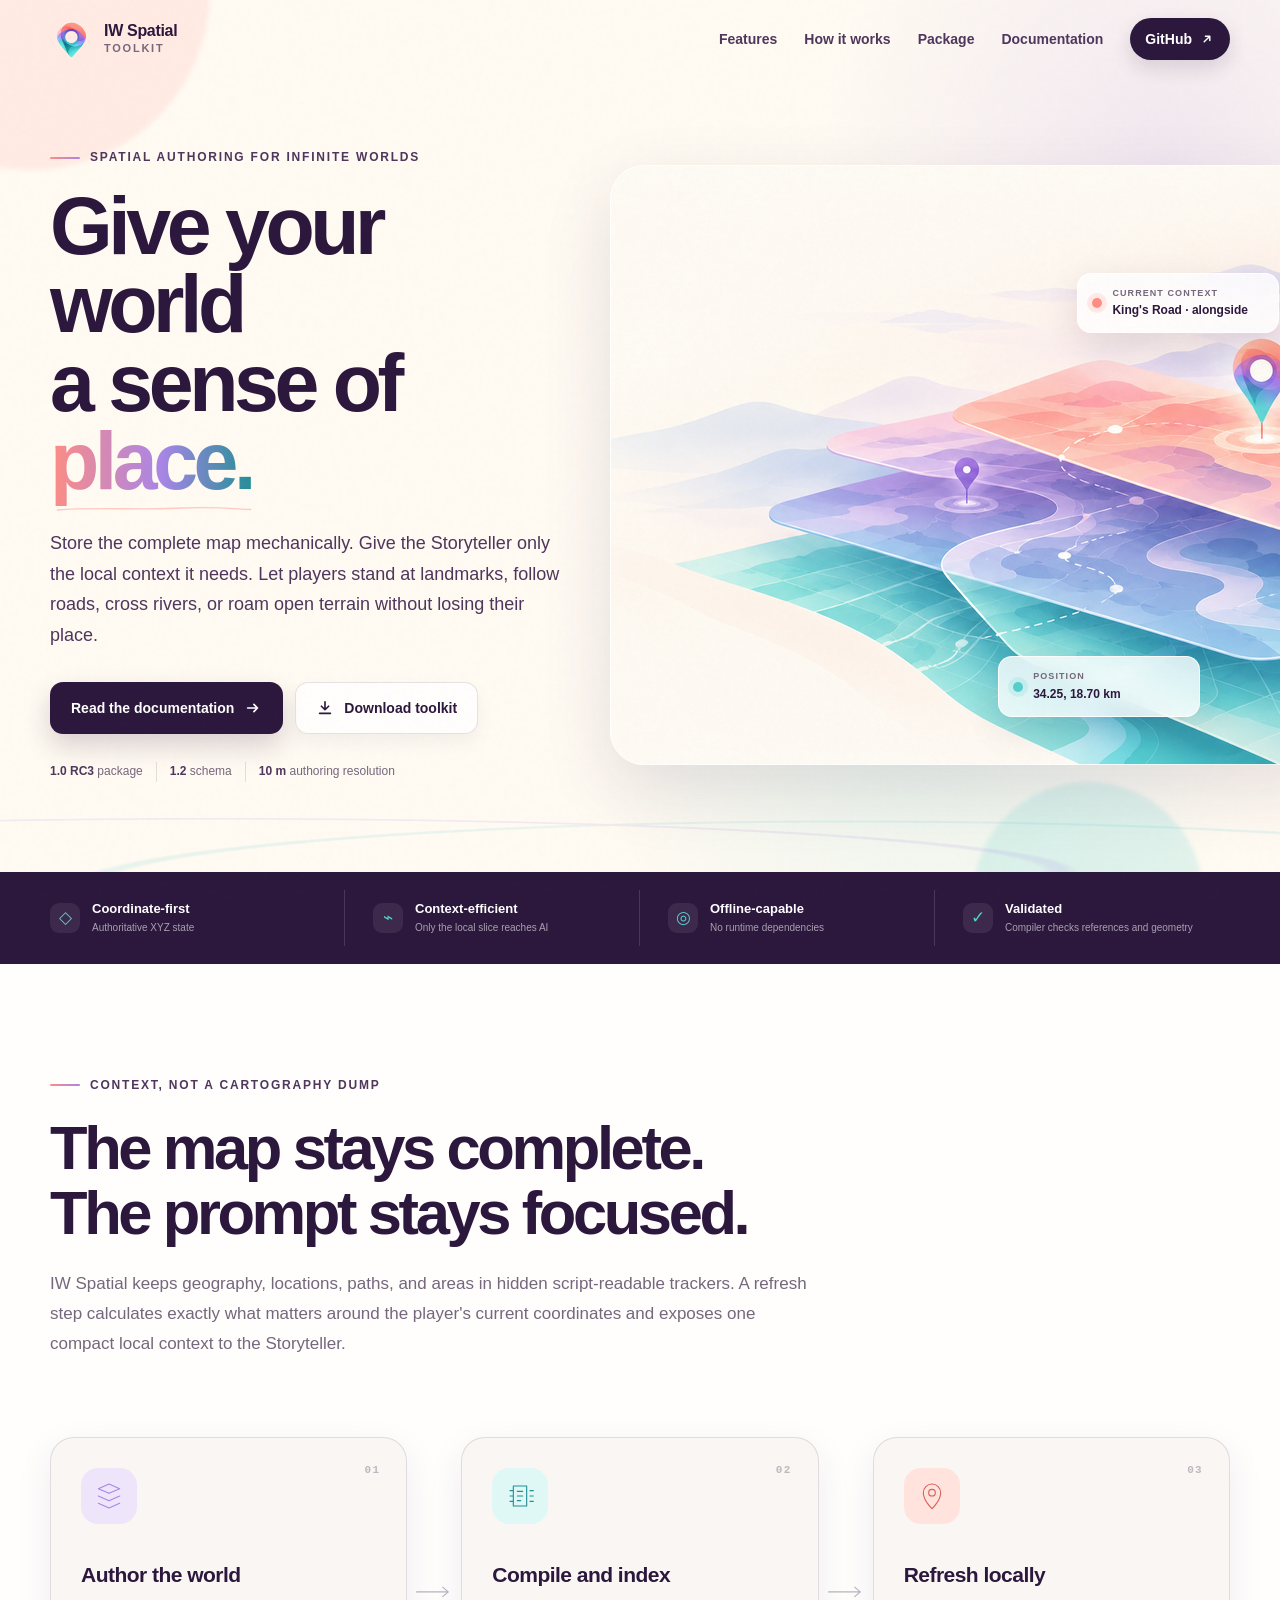
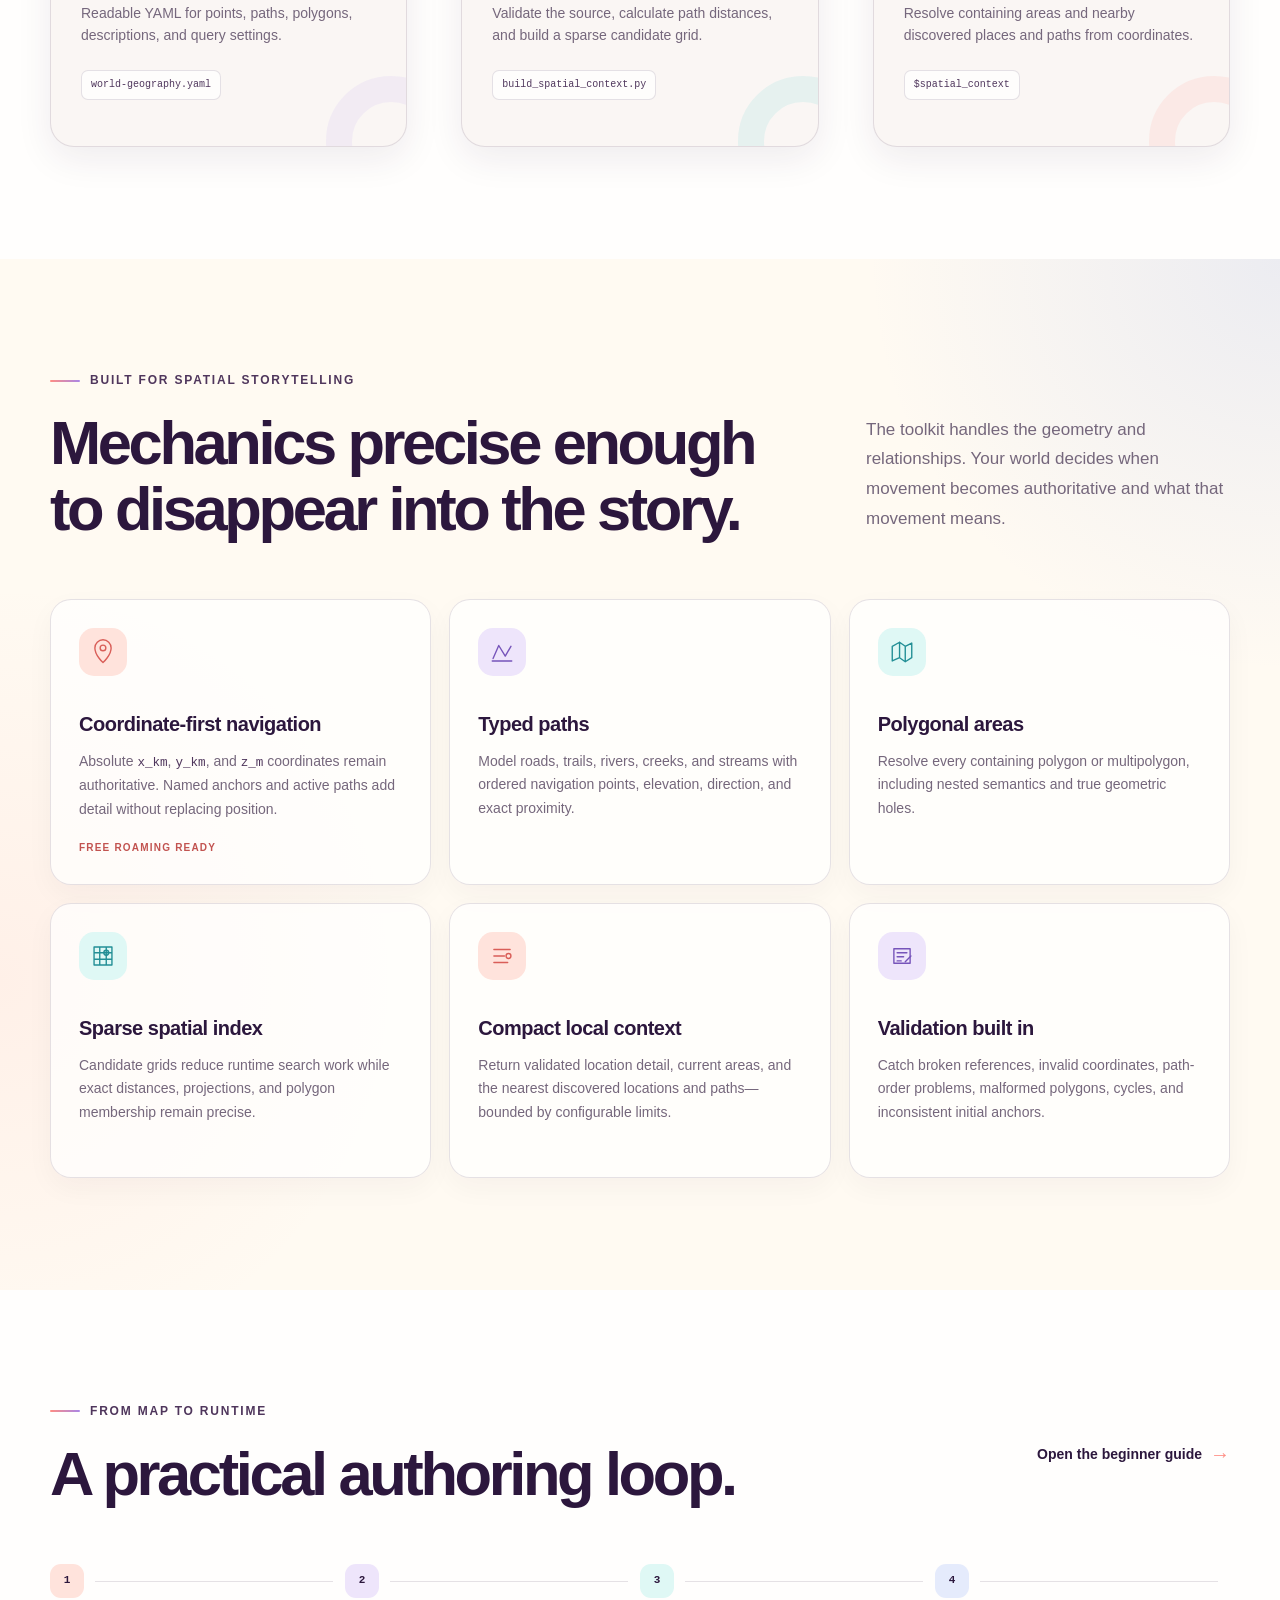
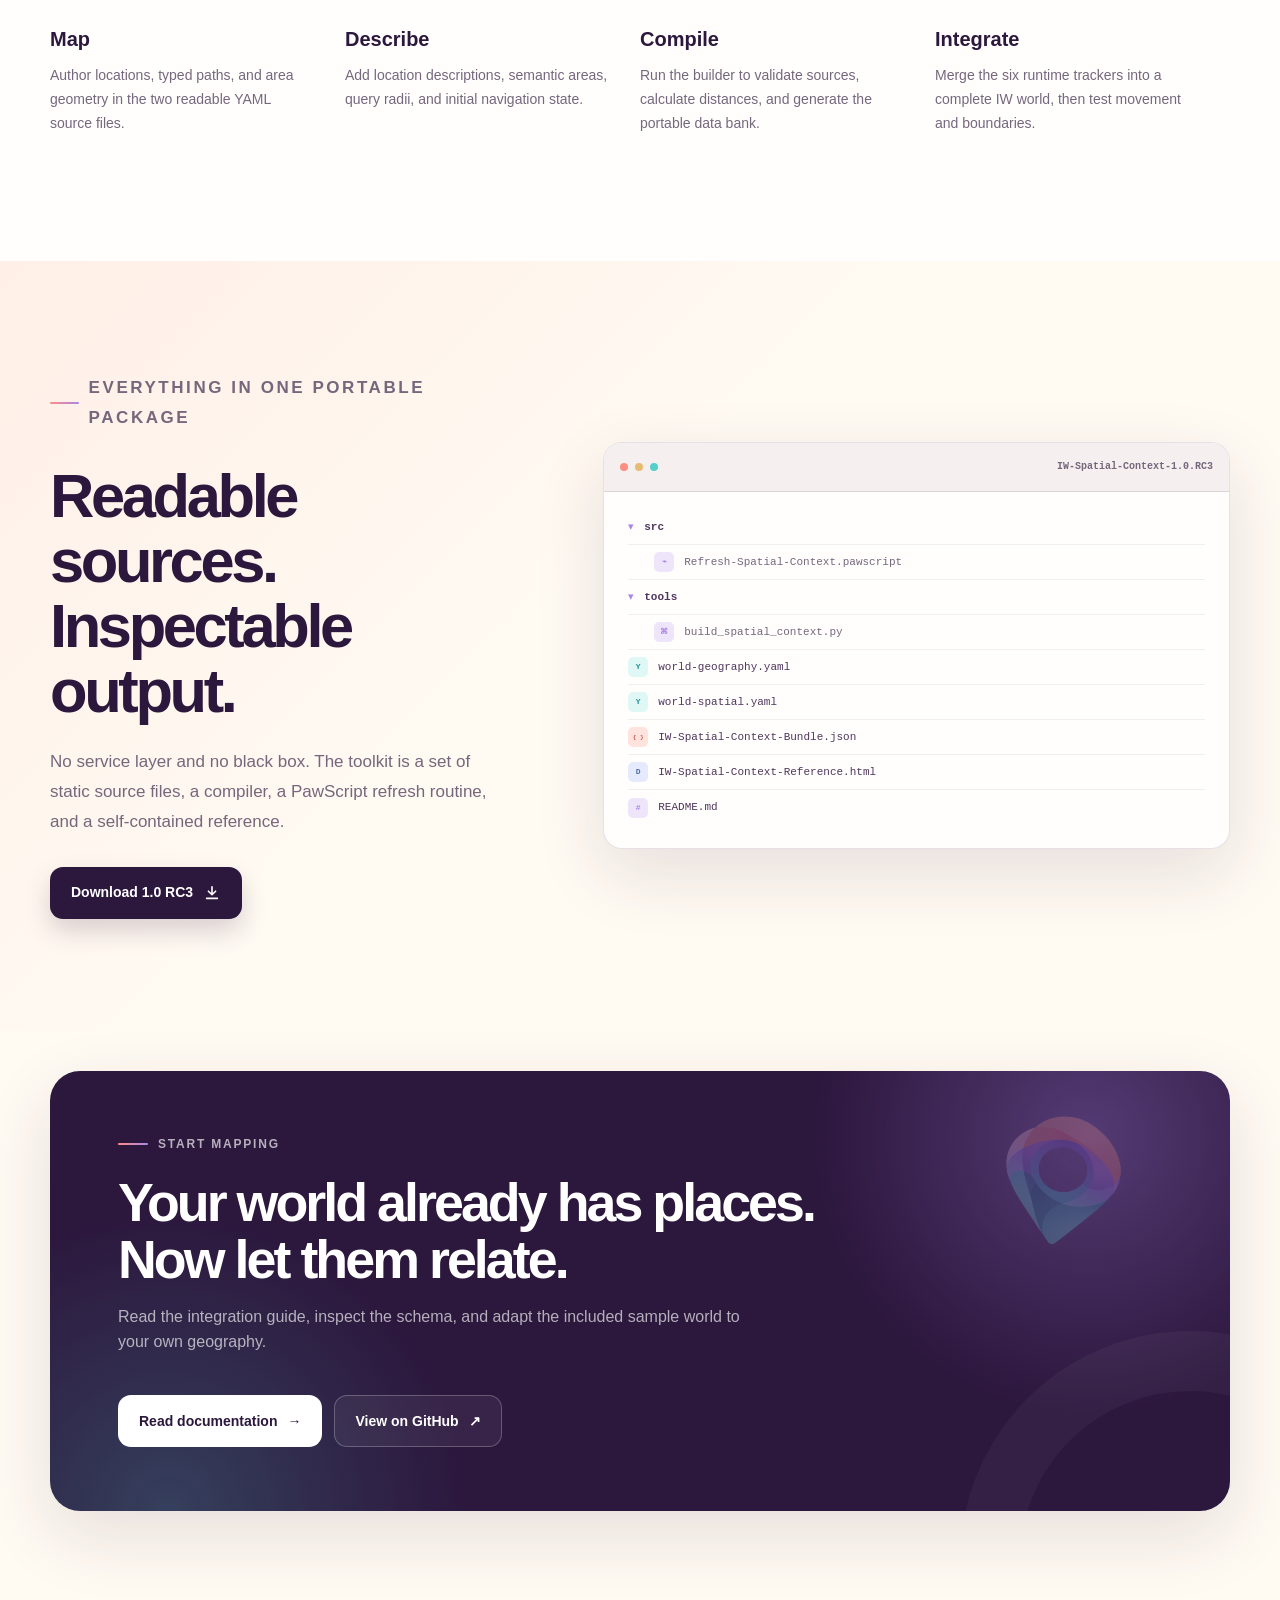
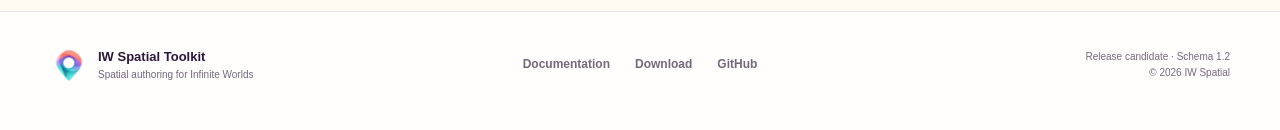
<file: index.html>
<!doctype html>
<html lang="en">
<head>
  <meta charset="utf-8">
  <meta name="viewport" content="width=device-width, initial-scale=1">
  <meta name="description" content="IW Spatial Toolkit adds coordinate-first spatial context, typed paths, polygonal areas, and local spatial queries to Infinite Worlds projects.">
  <meta name="theme-color" content="#fffaf2">
  <meta property="og:title" content="IW Spatial Toolkit">
  <meta property="og:description" content="A coordinate-first spatial authoring toolkit for Infinite Worlds.">
  <meta property="og:type" content="website">
  <meta property="og:image" content="assets/iw-spatial-hero.png">
  <title>IW Spatial Toolkit — Give your world a sense of place</title>
  <link rel="icon" href="assets/iw-spatial-logo.png" type="image/png">
  <link rel="stylesheet" href="assets/styles.css">
  <script src="site-config.js"></script>
  <script src="assets/site.js" defer></script>
</head>
<body>
  <a class="skip-link" href="#main">Skip to content</a>

  <header class="site-header" data-header>
    <div class="shell header-inner">
      <a class="brand" href="#top" aria-label="IW Spatial Toolkit home">
        <img src="assets/iw-spatial-logo.png" width="44" height="44" alt="">
        <span class="brand-name"><strong>IW Spatial</strong><small>Toolkit</small></span>
      </a>

      <button class="nav-toggle" type="button" aria-expanded="false" aria-controls="site-nav" data-nav-toggle>
        <span class="sr-only">Toggle navigation</span>
        <span></span><span></span><span></span>
      </button>

      <nav class="site-nav" id="site-nav" aria-label="Primary navigation" data-nav>
        <a href="#features">Features</a>
        <a href="#workflow">How it works</a>
        <a href="#package">Package</a>
        <a data-link="docs" href="docs/index.html">Documentation</a>
        <a class="nav-github" data-link="github" href="https://github.com/your-account/iw-spatial-toolkit">
          GitHub
          <svg viewBox="0 0 20 20" aria-hidden="true"><path d="M6.5 13.5l7-7m-5.5 0h5.5V12"/></svg>
        </a>
      </nav>
    </div>
  </header>

  <main id="main">
    <section class="hero" id="top">
      <div class="hero-glow hero-glow-one" aria-hidden="true"></div>
      <div class="hero-glow hero-glow-two" aria-hidden="true"></div>
      <div class="shell hero-layout">
        <div class="hero-copy" data-reveal>
          <p class="eyebrow"><span></span> Spatial authoring for Infinite Worlds</p>
          <h1>Give your world<br>a sense of <em>place.</em></h1>
          <p class="hero-lede">Store the complete map mechanically. Give the Storyteller only the local context it needs. Let players stand at landmarks, follow roads, cross rivers, or roam open terrain without losing their place.</p>
          <div class="hero-actions">
            <a class="button button-primary" data-link="docs" href="docs/index.html">
              Read the documentation
              <svg viewBox="0 0 20 20" aria-hidden="true"><path d="M4 10h11m-4-4 4 4-4 4"/></svg>
            </a>
            <a class="button button-secondary" data-link="download" href="downloads/IW-Spatial-Context-1.0.RC3.zip" download>
              <svg viewBox="0 0 20 20" aria-hidden="true"><path d="M10 3v9m-4-4 4 4 4-4M4 16h12"/></svg>
              Download toolkit
            </a>
          </div>
          <div class="hero-meta" aria-label="Current versions">
            <span><strong>1.0 RC3</strong> package</span>
            <span><strong>1.2</strong> schema</span>
            <span><strong>10 m</strong> authoring resolution</span>
          </div>
        </div>

        <div class="hero-art" data-reveal data-delay="1">
          <div class="hero-art-frame">
            <img src="assets/iw-spatial-hero.png" width="1200" height="600" alt="Layered translucent maps with roads, rivers, terrain, and map pins">
            <div class="floating-label label-context">
              <span class="signal signal-coral"></span>
              <div><small>Current context</small><strong>King's Road · alongside</strong></div>
            </div>
            <div class="floating-label label-position">
              <span class="signal signal-teal"></span>
              <div><small>Position</small><strong>34.25, 18.70 km</strong></div>
            </div>
          </div>
        </div>
      </div>
    </section>

    <section class="proof-strip" aria-label="Toolkit qualities">
      <div class="shell proof-grid">
        <div><span class="proof-icon">◇</span><p><strong>Coordinate-first</strong><small>Authoritative XYZ state</small></p></div>
        <div><span class="proof-icon">⌁</span><p><strong>Context-efficient</strong><small>Only the local slice reaches AI</small></p></div>
        <div><span class="proof-icon">◎</span><p><strong>Offline-capable</strong><small>No runtime dependencies</small></p></div>
        <div><span class="proof-icon">✓</span><p><strong>Validated</strong><small>Compiler checks references and geometry</small></p></div>
      </div>
    </section>

    <section class="section context-section">
      <div class="shell context-layout">
        <div class="section-intro" data-reveal>
          <p class="eyebrow"><span></span> Context, not a cartography dump</p>
          <h2>The map stays complete.<br>The prompt stays focused.</h2>
          <p>IW Spatial keeps geography, locations, paths, and areas in hidden script-readable trackers. A refresh step calculates exactly what matters around the player's current coordinates and exposes one compact local context to the Storyteller.</p>
        </div>

        <div class="pipeline" aria-label="Spatial context pipeline" data-reveal data-delay="1">
          <article class="pipeline-card source-card">
            <div class="pipeline-number">01</div>
            <div class="pipeline-icon">
              <svg viewBox="0 0 48 48" aria-hidden="true"><path d="M8 13l16-7 16 7-16 7-16-7Zm0 11 16 7 16-7M8 35l16 7 16-7"/></svg>
            </div>
            <h3>Author the world</h3>
            <p>Readable YAML for points, paths, polygons, descriptions, and query settings.</p>
            <code>world-geography.yaml</code>
          </article>
          <div class="pipeline-arrow" aria-hidden="true">
            <svg viewBox="0 0 48 20"><path d="M2 10h40m-7-6 7 6-7 6"/></svg>
          </div>
          <article class="pipeline-card compile-card">
            <div class="pipeline-number">02</div>
            <div class="pipeline-icon">
              <svg viewBox="0 0 48 48" aria-hidden="true"><path d="M14 9h20v30H14zM9 16h5m-5 8h5m-5 8h5m25-16h5m-5 8h5m-5 8h5M20 17h8m-8 7h8m-8 7h5"/></svg>
            </div>
            <h3>Compile and index</h3>
            <p>Validate the source, calculate path distances, and build a sparse candidate grid.</p>
            <code>build_spatial_context.py</code>
          </article>
          <div class="pipeline-arrow" aria-hidden="true">
            <svg viewBox="0 0 48 20"><path d="M2 10h40m-7-6 7 6-7 6"/></svg>
          </div>
          <article class="pipeline-card context-card">
            <div class="pipeline-number">03</div>
            <div class="pipeline-icon">
              <svg viewBox="0 0 48 48" aria-hidden="true"><path d="M24 43s13-12 13-24a13 13 0 1 0-26 0c0 12 13 24 13 24Z"/><circle cx="24" cy="19" r="5"/></svg>
            </div>
            <h3>Refresh locally</h3>
            <p>Resolve containing areas and nearby discovered places and paths from coordinates.</p>
            <code>$spatial_context</code>
          </article>
        </div>
      </div>
    </section>

    <section class="section features-section" id="features">
      <div class="shell">
        <div class="section-heading" data-reveal>
          <div>
            <p class="eyebrow"><span></span> Built for spatial storytelling</p>
            <h2>Mechanics precise enough<br>to disappear into the story.</h2>
          </div>
          <p>The toolkit handles the geometry and relationships. Your world decides when movement becomes authoritative and what that movement means.</p>
        </div>

        <div class="feature-grid">
          <article class="feature-card feature-wide coral-card" data-reveal>
            <div class="feature-icon">
              <svg viewBox="0 0 32 32" aria-hidden="true"><path d="M16 29S26 20 26 11a10 10 0 1 0-20 0c0 9 10 18 10 18Z"/><circle cx="16" cy="11" r="3.5"/></svg>
            </div>
            <div>
              <h3>Coordinate-first navigation</h3>
              <p>Absolute <code>x_km</code>, <code>y_km</code>, and <code>z_m</code> coordinates remain authoritative. Named anchors and active paths add detail without replacing position.</p>
            </div>
            <span class="feature-tag">Free roaming ready</span>
          </article>

          <article class="feature-card lilac-card" data-reveal data-delay="1">
            <div class="feature-icon">
              <svg viewBox="0 0 32 32" aria-hidden="true"><path d="M5 24 12 8l8 13 7-12M4 27h24"/></svg>
            </div>
            <h3>Typed paths</h3>
            <p>Model roads, trails, rivers, creeks, and streams with ordered navigation points, elevation, direction, and exact proximity.</p>
          </article>

          <article class="feature-card teal-card" data-reveal data-delay="2">
            <div class="feature-icon">
              <svg viewBox="0 0 32 32" aria-hidden="true"><path d="m4 9 9-5 7 5 8-4v18l-8 5-7-5-9 4V9Zm9-5v19m7-14v19"/></svg>
            </div>
            <h3>Polygonal areas</h3>
            <p>Resolve every containing polygon or multipolygon, including nested semantics and true geometric holes.</p>
          </article>

          <article class="feature-card teal-card" data-reveal>
            <div class="feature-icon">
              <svg viewBox="0 0 32 32" aria-hidden="true"><path d="M5 5h22v22H5zM12 5v22M20 5v22M5 12h22M5 20h22"/><circle cx="20" cy="12" r="3"/></svg>
            </div>
            <h3>Sparse spatial index</h3>
            <p>Candidate grids reduce runtime search work while exact distances, projections, and polygon membership remain precise.</p>
          </article>

          <article class="feature-card coral-card" data-reveal data-delay="1">
            <div class="feature-icon">
              <svg viewBox="0 0 32 32" aria-hidden="true"><path d="M6 8h20M6 16h13M6 24h17"/><circle cx="24" cy="16" r="3"/></svg>
            </div>
            <h3>Compact local context</h3>
            <p>Return validated location detail, current areas, and the nearest discovered locations and paths—bounded by configurable limits.</p>
          </article>

          <article class="feature-card lilac-card" data-reveal data-delay="2">
            <div class="feature-icon">
              <svg viewBox="0 0 32 32" aria-hidden="true"><path d="M6 7h20v18H6zM10 12h12M10 17h8M10 22h5"/><path d="m20 23 7-7"/></svg>
            </div>
            <h3>Validation built in</h3>
            <p>Catch broken references, invalid coordinates, path-order problems, malformed polygons, cycles, and inconsistent initial anchors.</p>
          </article>
        </div>
      </div>
    </section>

    <section class="section workflow-section" id="workflow">
      <div class="shell">
        <div class="section-heading compact-heading" data-reveal>
          <div>
            <p class="eyebrow"><span></span> From map to runtime</p>
            <h2>A practical authoring loop.</h2>
          </div>
          <a class="text-link" data-link="docs" href="docs/index.html">Open the beginner guide <span>→</span></a>
        </div>

        <ol class="workflow-grid">
          <li data-reveal>
            <span class="step-number">1</span>
            <div class="step-rule"></div>
            <h3>Map</h3>
            <p>Author locations, typed paths, and area geometry in the two readable YAML source files.</p>
          </li>
          <li data-reveal data-delay="1">
            <span class="step-number">2</span>
            <div class="step-rule"></div>
            <h3>Describe</h3>
            <p>Add location descriptions, semantic areas, query radii, and initial navigation state.</p>
          </li>
          <li data-reveal data-delay="2">
            <span class="step-number">3</span>
            <div class="step-rule"></div>
            <h3>Compile</h3>
            <p>Run the builder to validate sources, calculate distances, and generate the portable data bank.</p>
          </li>
          <li data-reveal data-delay="3">
            <span class="step-number">4</span>
            <div class="step-rule"></div>
            <h3>Integrate</h3>
            <p>Merge the six runtime trackers into a complete IW world, then test movement and boundaries.</p>
          </li>
        </ol>
      </div>
    </section>

    <section class="section package-section" id="package">
      <div class="shell package-layout">
        <div class="package-copy" data-reveal>
          <p class="eyebrow"><span></span> Everything in one portable package</p>
          <h2>Readable sources.<br>Inspectable output.</h2>
          <p>No service layer and no black box. The toolkit is a set of static source files, a compiler, a PawScript refresh routine, and a self-contained reference.</p>
          <a class="button button-primary" data-link="download" href="downloads/IW-Spatial-Context-1.0.RC3.zip" download>
            Download 1.0 RC3
            <svg viewBox="0 0 20 20" aria-hidden="true"><path d="M10 3v9m-4-4 4 4 4-4M4 16h12"/></svg>
          </a>
        </div>
        <div class="file-tree" data-reveal data-delay="1" aria-label="Package contents">
          <div class="tree-header"><span></span><span></span><span></span><strong>IW-Spatial-Context-1.0.RC3</strong></div>
          <ul>
            <li><span class="folder-icon">▾</span><strong>src</strong></li>
            <li class="nested"><span class="file-icon">⌁</span>Refresh-Spatial-Context.pawscript</li>
            <li><span class="folder-icon">▾</span><strong>tools</strong></li>
            <li class="nested"><span class="file-icon">⌘</span>build_spatial_context.py</li>
            <li><span class="file-icon yaml">Y</span>world-geography.yaml</li>
            <li><span class="file-icon yaml">Y</span>world-spatial.yaml</li>
            <li><span class="file-icon json">{ }</span>IW-Spatial-Context-Bundle.json</li>
            <li><span class="file-icon doc">D</span>IW-Spatial-Context-Reference.html</li>
            <li><span class="file-icon">#</span>README.md</li>
          </ul>
        </div>
      </div>
    </section>

    <section class="closing-section">
      <div class="shell">
        <div class="closing-card" data-reveal>
          <div class="closing-pin" aria-hidden="true">
            <img src="assets/iw-spatial-logo.png" width="160" height="160" alt="">
          </div>
          <div>
            <p class="eyebrow light-eyebrow"><span></span> Start mapping</p>
            <h2>Your world already has places.<br>Now let them relate.</h2>
            <p>Read the integration guide, inspect the schema, and adapt the included sample world to your own geography.</p>
          </div>
          <div class="closing-actions">
            <a class="button button-light" data-link="docs" href="docs/index.html">Read documentation <span>→</span></a>
            <a class="button button-ghost" data-link="github" href="https://github.com/your-account/iw-spatial-toolkit">View on GitHub <span>↗</span></a>
          </div>
        </div>
      </div>
    </section>
  </main>

  <footer class="site-footer">
    <div class="shell footer-grid">
      <div class="footer-brand">
        <img src="assets/iw-spatial-logo.png" width="38" height="38" alt="">
        <div><strong>IW Spatial Toolkit</strong><small>Spatial authoring for Infinite Worlds</small></div>
      </div>
      <nav aria-label="Footer navigation">
        <a data-link="docs" href="docs/index.html">Documentation</a>
        <a data-link="download" href="downloads/IW-Spatial-Context-1.0.RC3.zip">Download</a>
        <a data-link="github" href="https://github.com/your-account/iw-spatial-toolkit">GitHub</a>
      </nav>
      <p>Release candidate · Schema 1.2<br>© <span data-year>2026</span> IW Spatial</p>
    </div>
  </footer>
</body>
</html>
</file>
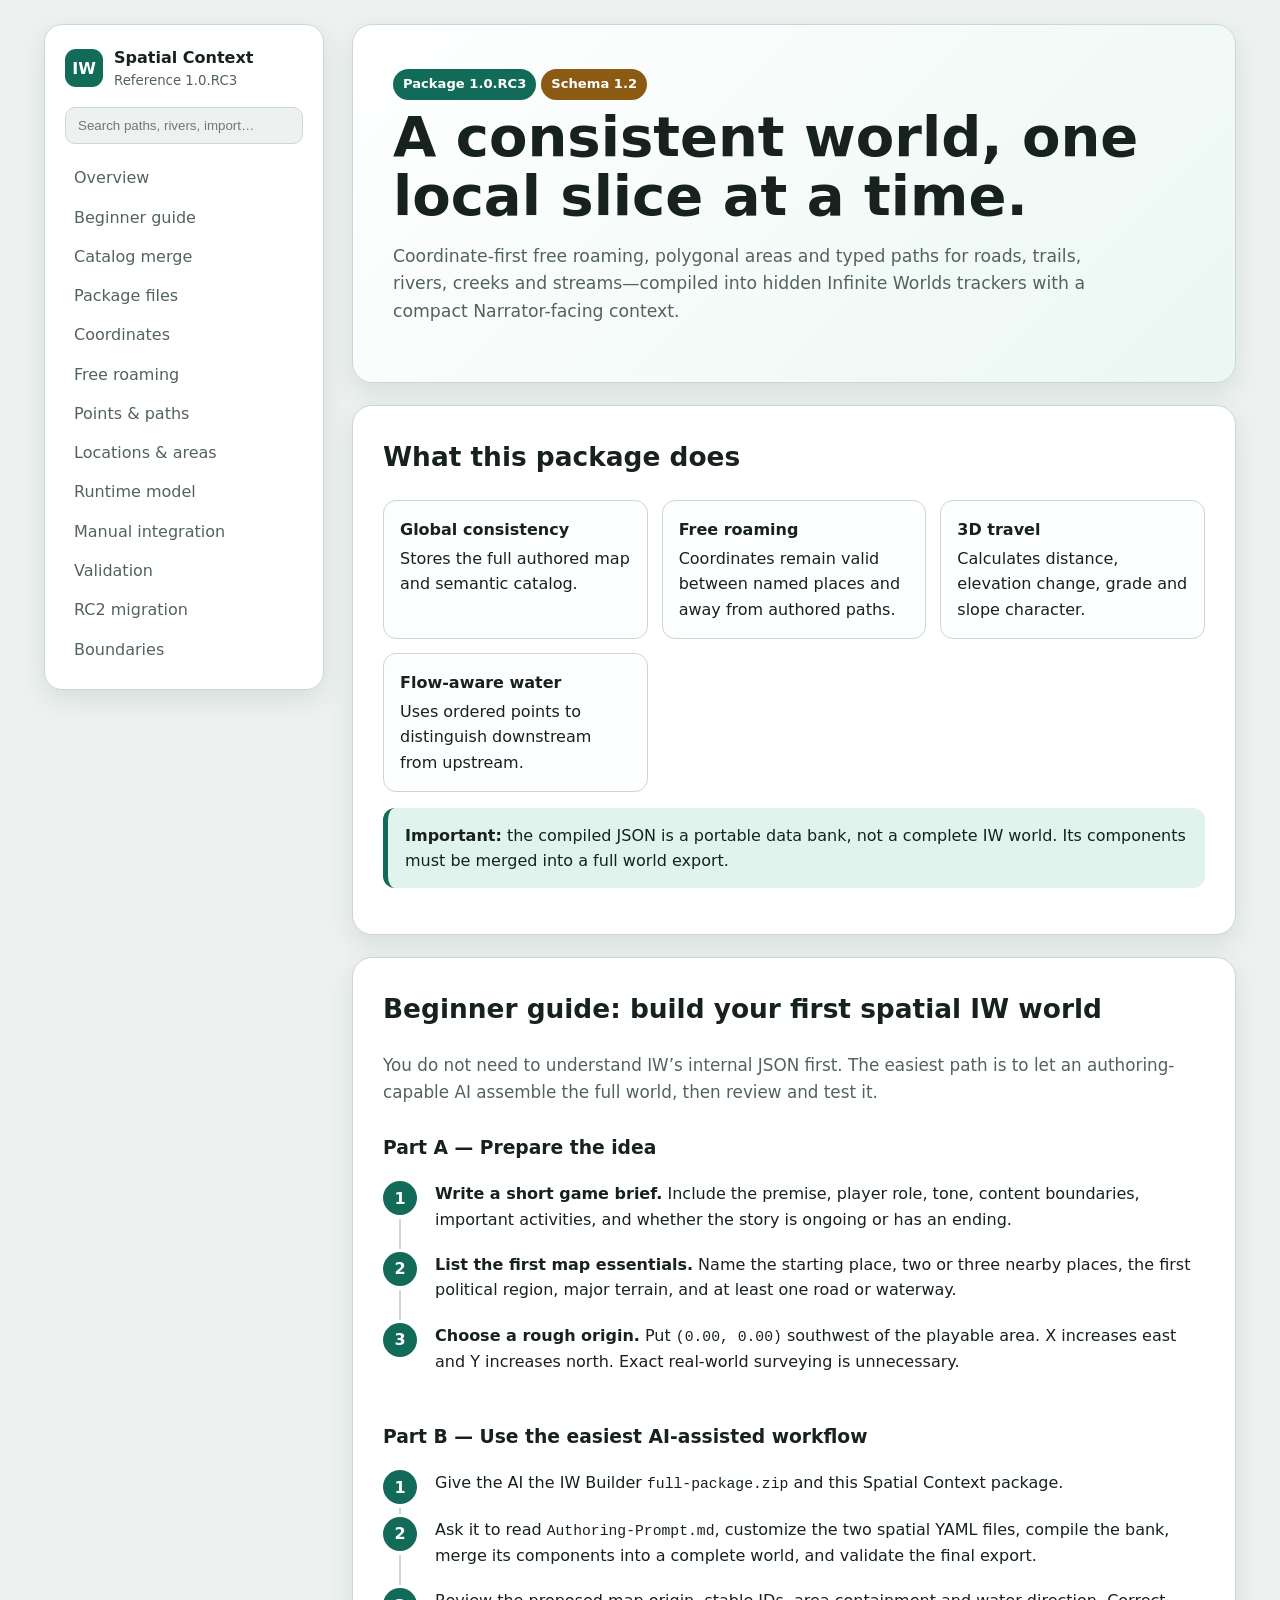
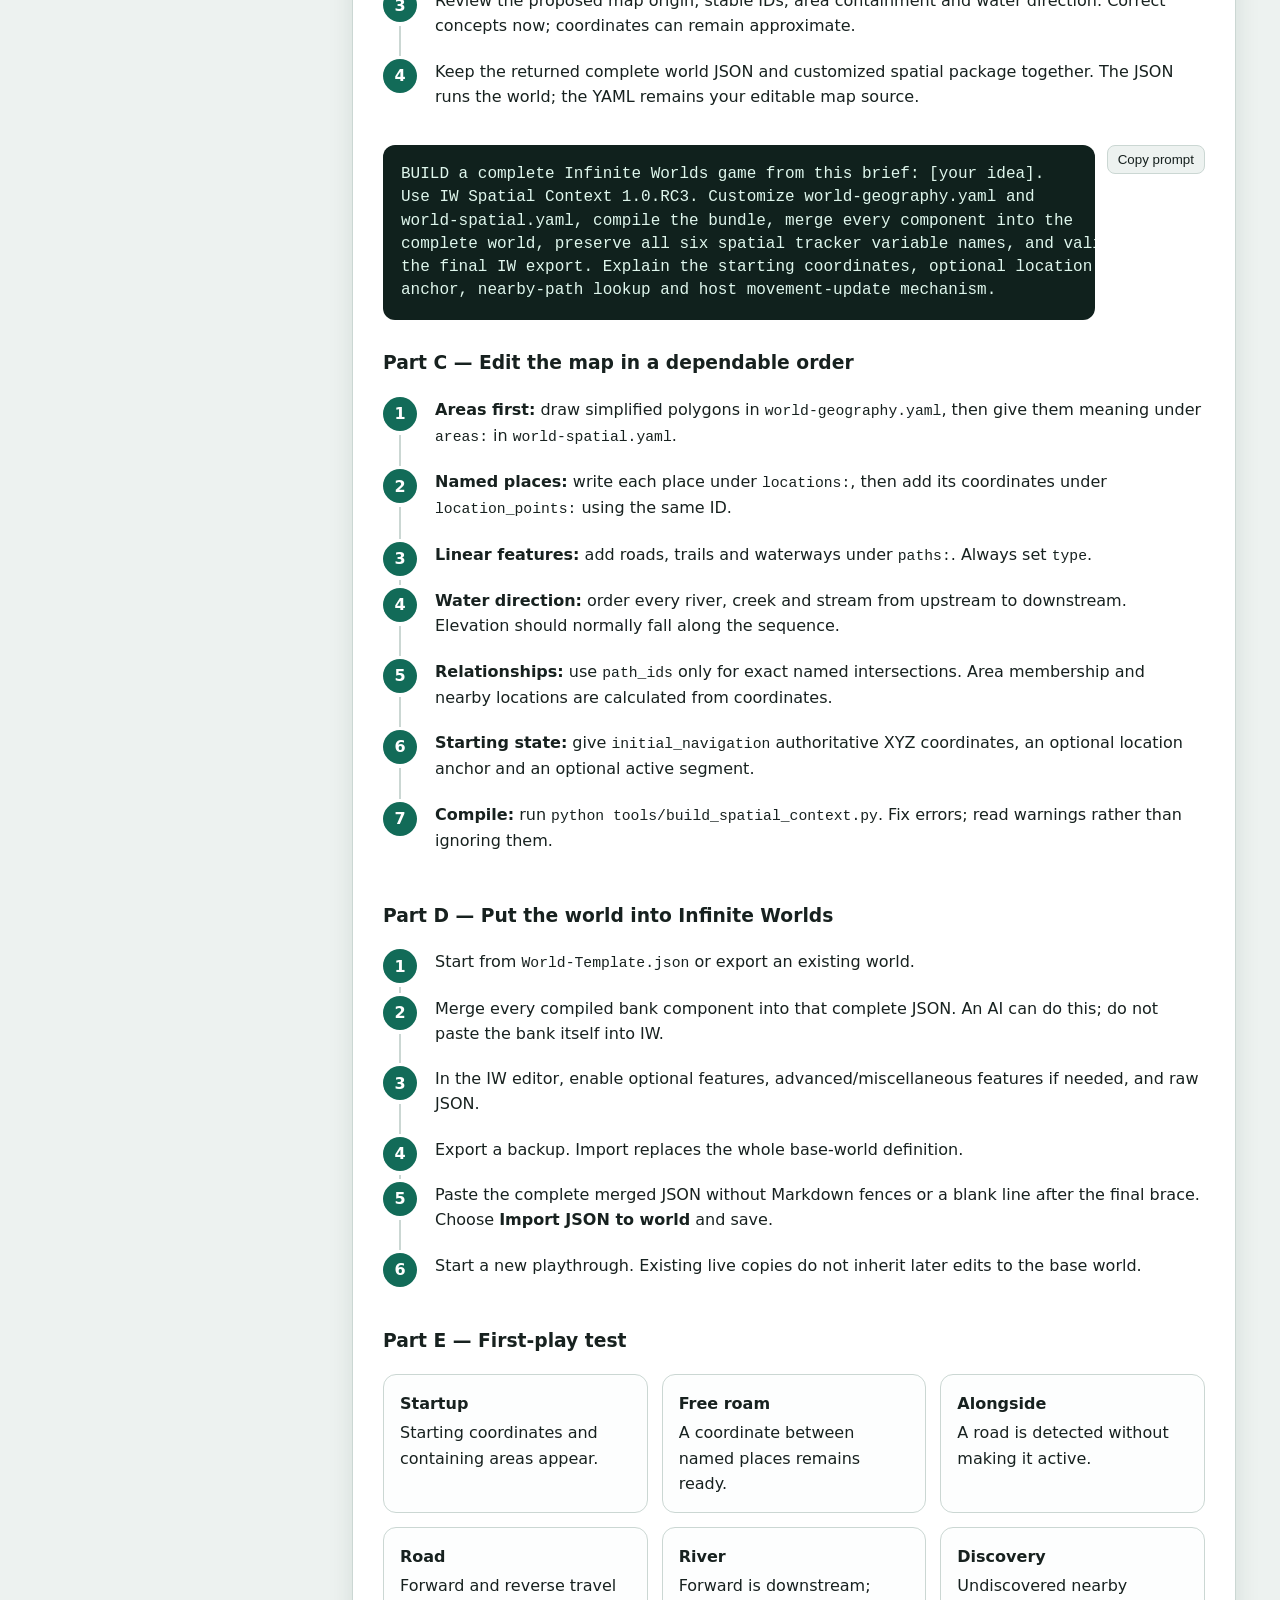
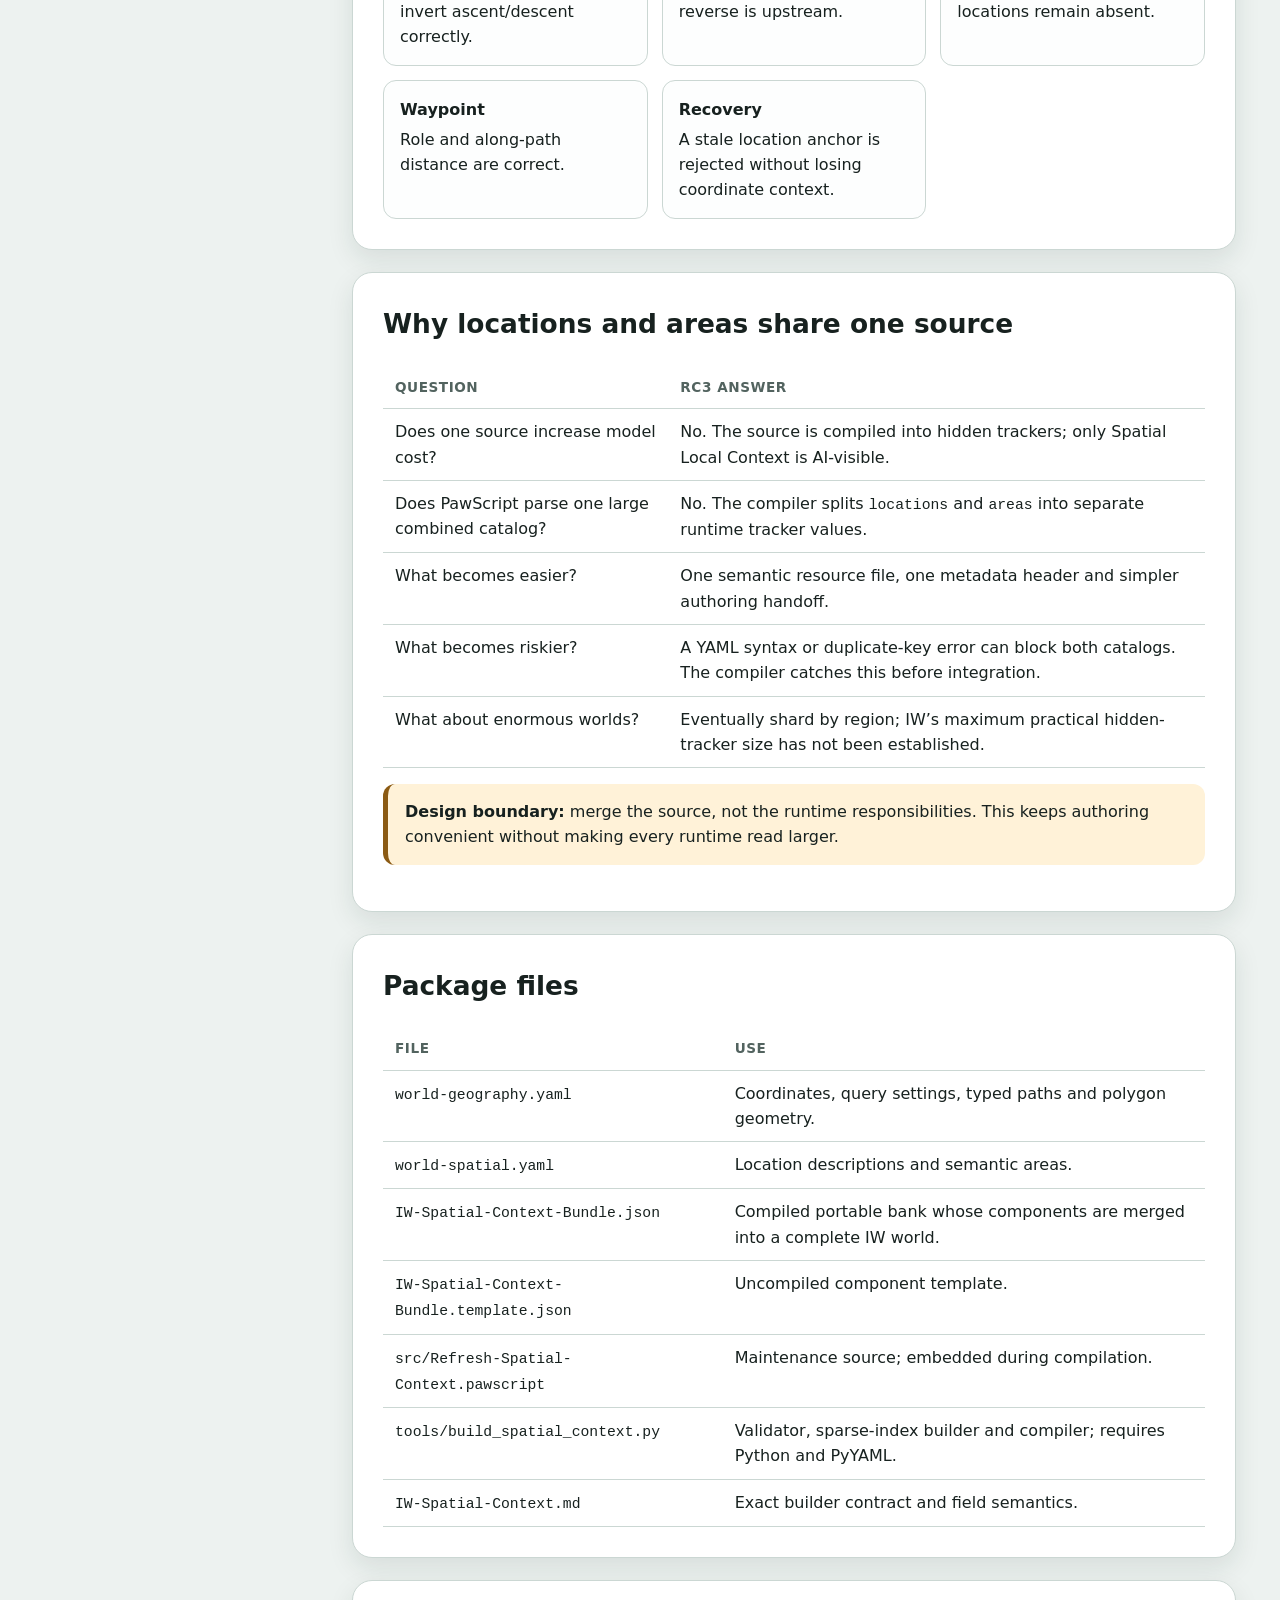
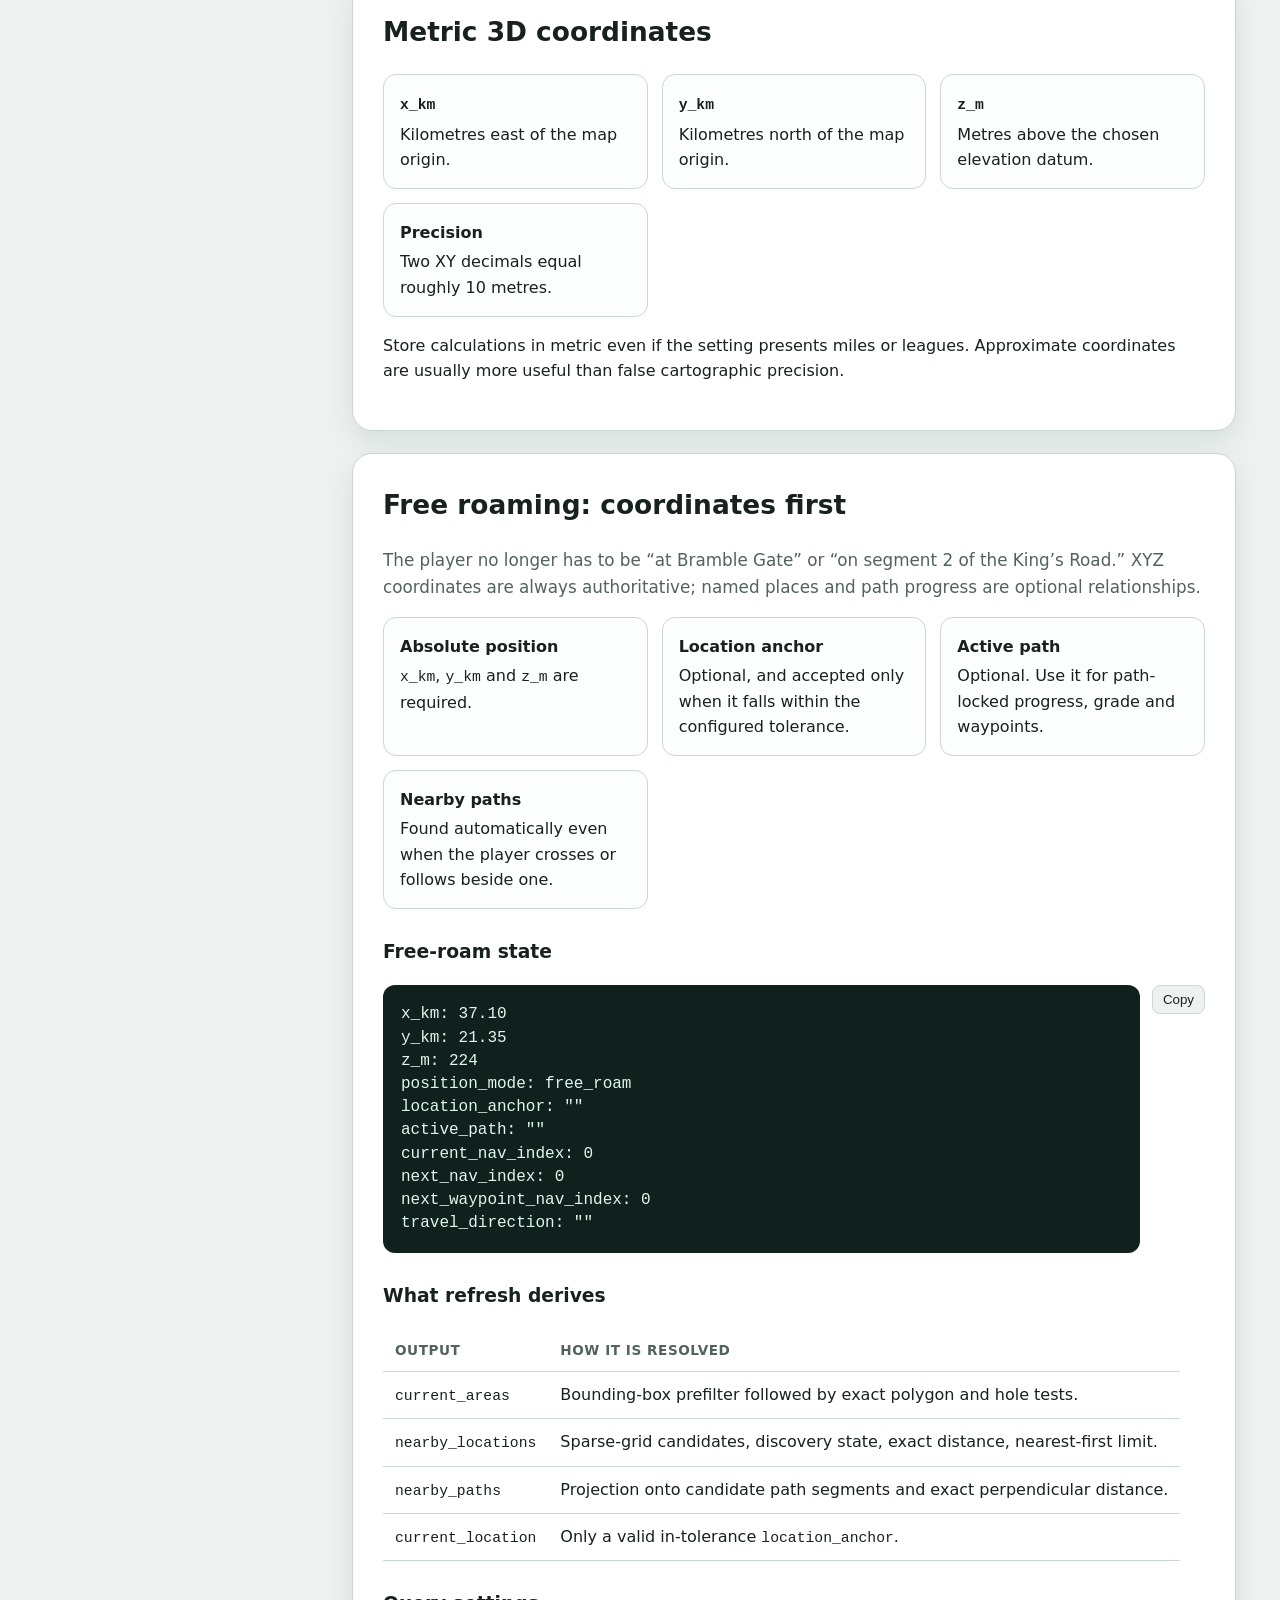
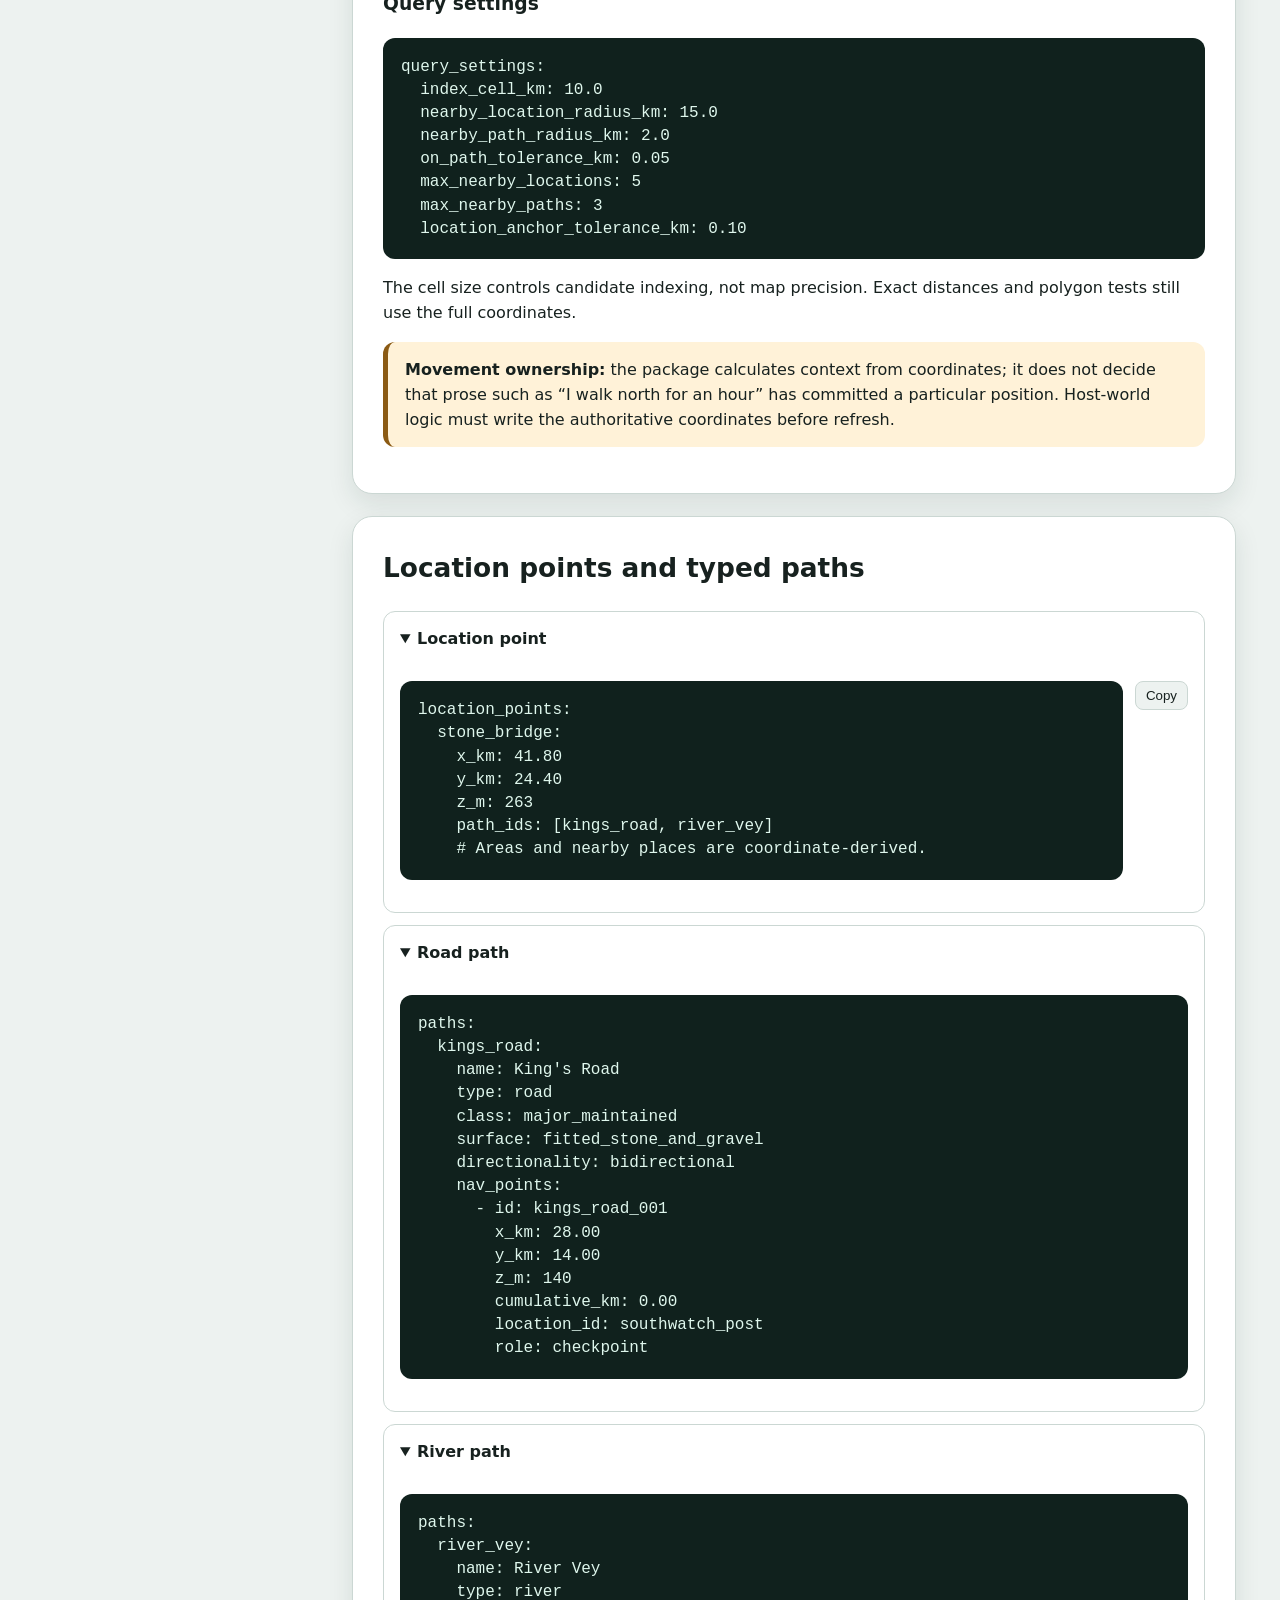
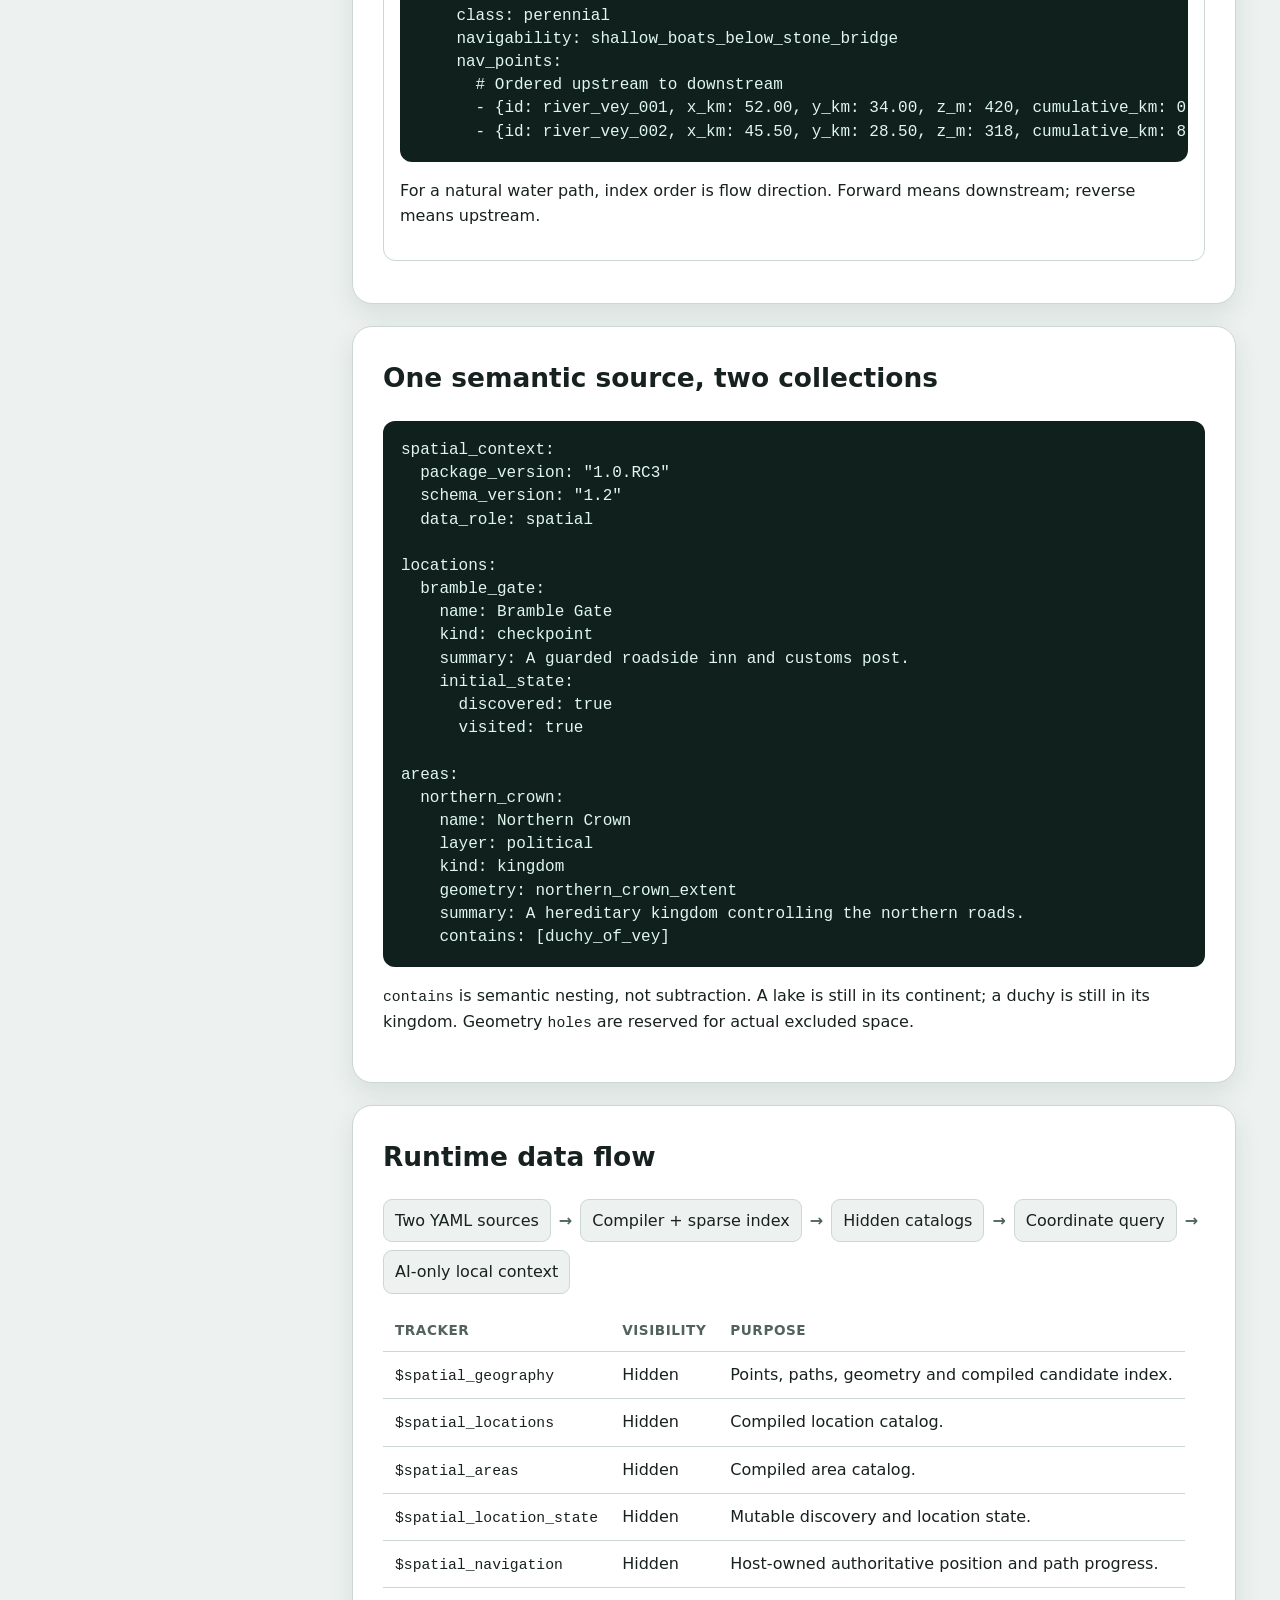
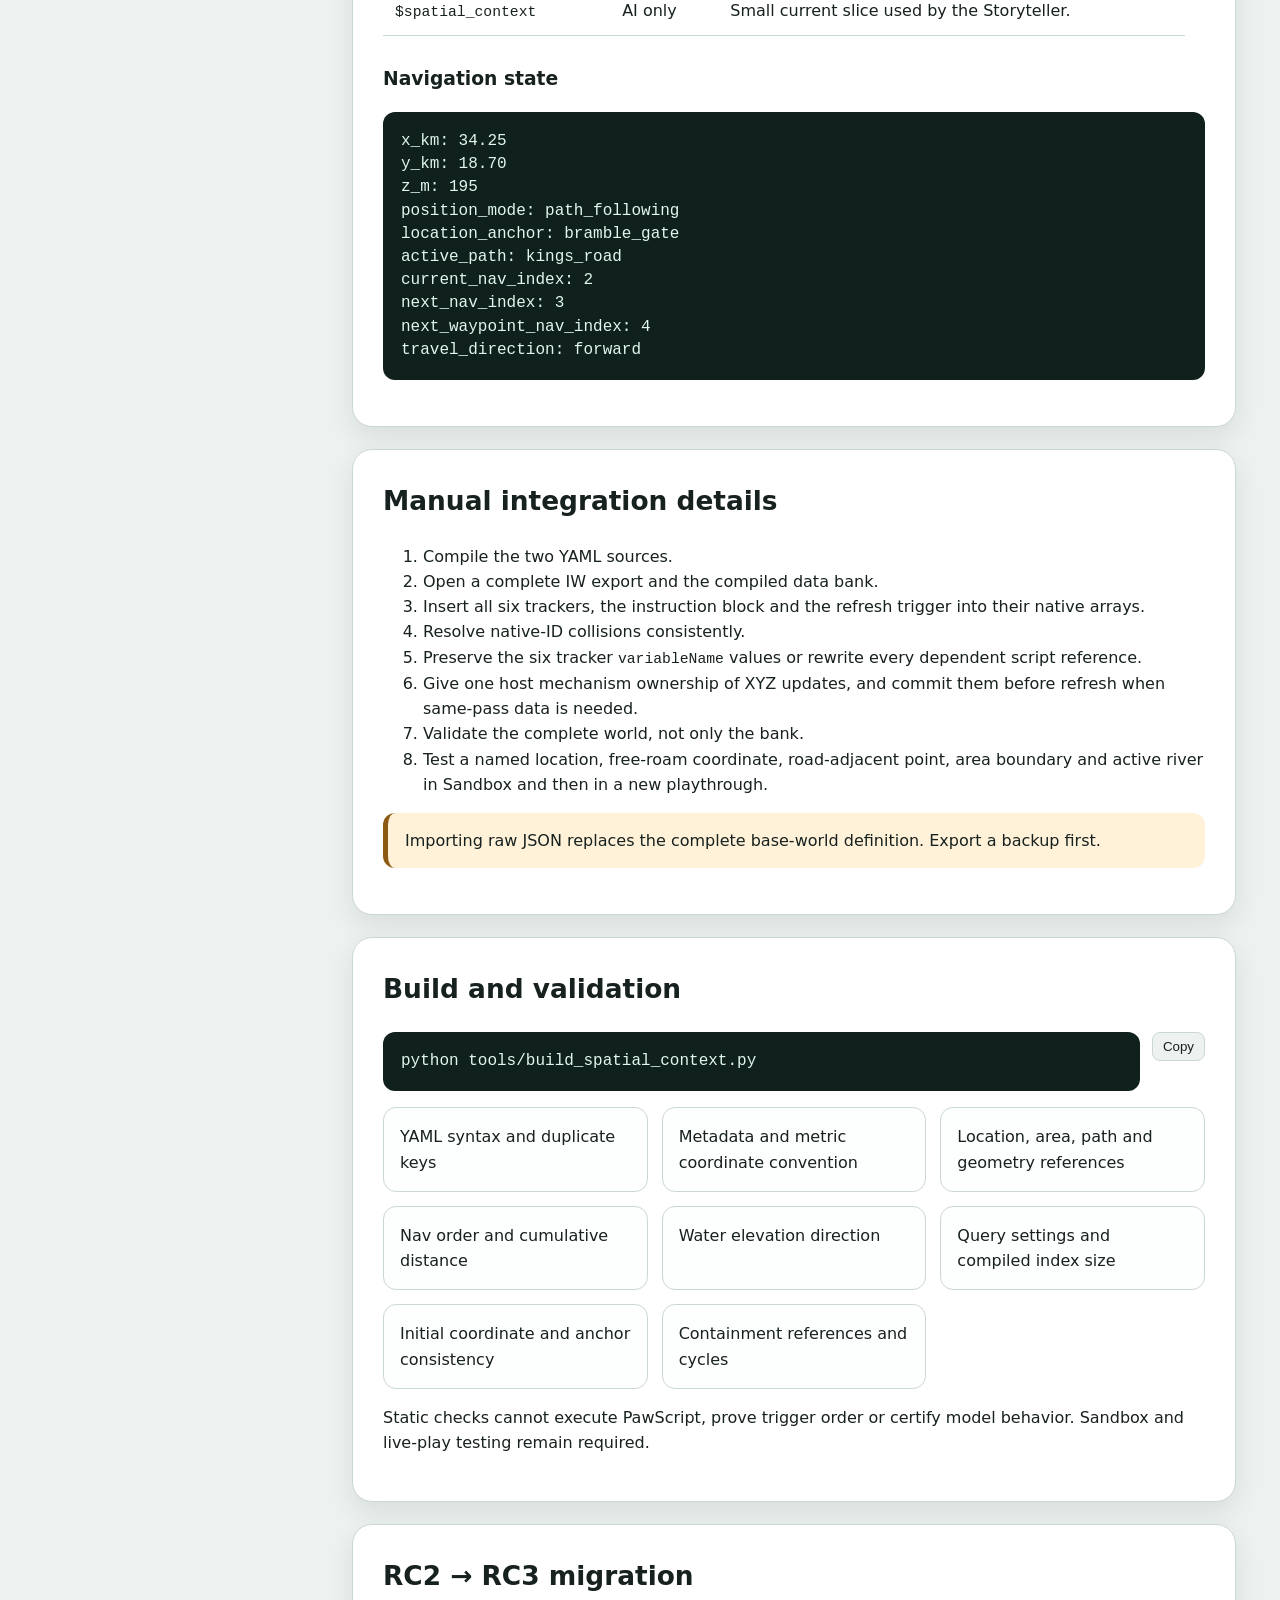
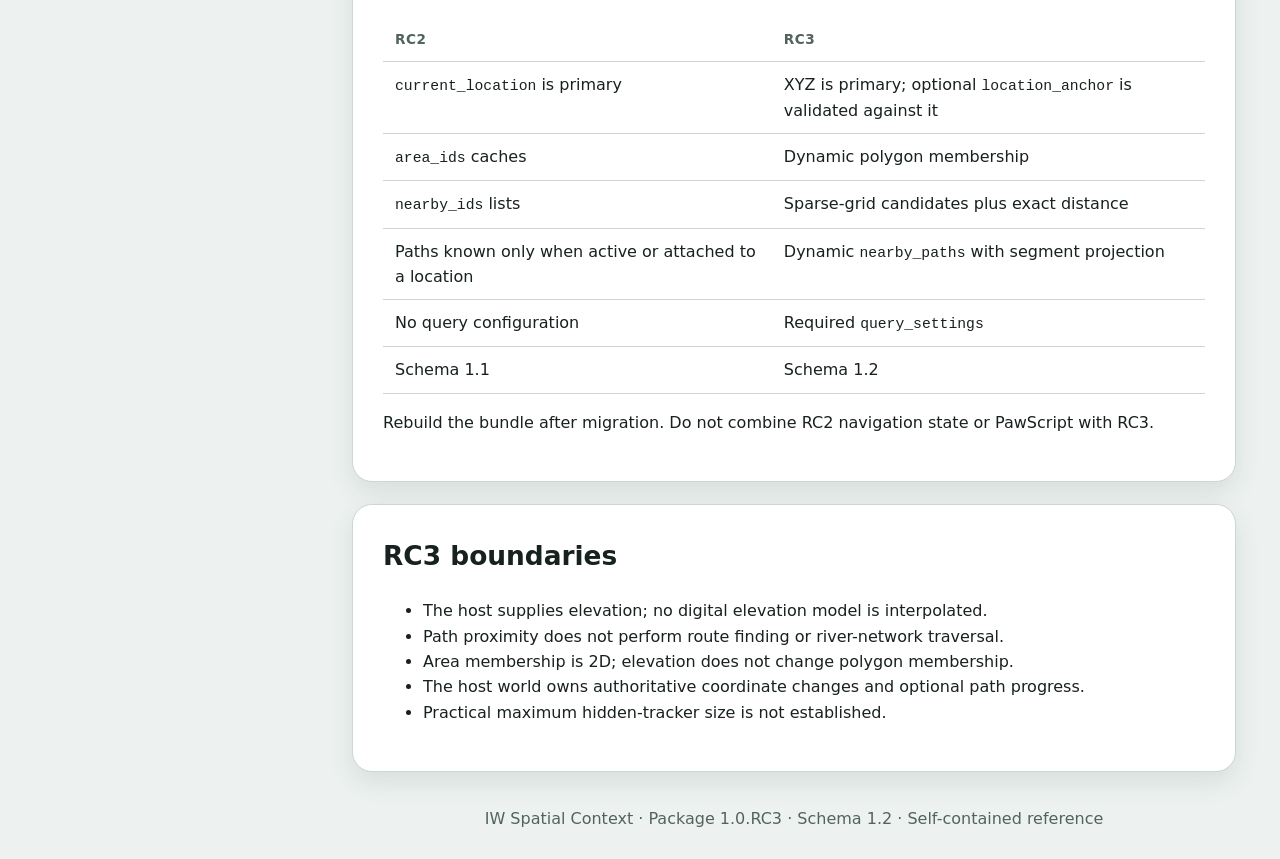
<file: docs/index.html>
<!doctype html>
<html lang="en">
<head>
  <meta charset="utf-8">
  <meta name="viewport" content="width=device-width, initial-scale=1">
  <title>IW Spatial Context 1.0.RC3 Reference</title>
  <style>
    :root { color-scheme: light dark; --bg:#edf2f0; --panel:#fff; --ink:#17211f; --muted:#52635f; --line:#cbd7d3; --accent:#126b58; --accent2:#8b5a13; --code:#10211d; --code-ink:#dff7ed; --tip:#e0f3ec; --warn:#fff2d8; --shadow:0 10px 26px rgba(22,48,41,.10); }
    @media (prefers-color-scheme: dark) { :root { --bg:#0f1715; --panel:#17211f; --ink:#e6efec; --muted:#a9bab5; --line:#33443f; --accent:#6ed0b7; --accent2:#efbc6c; --code:#09110f; --code-ink:#dff7ed; --tip:#16372e; --warn:#3d301a; --shadow:none; } }
    * { box-sizing:border-box; }
    html { scroll-behavior:smooth; }
    body { margin:0; background:var(--bg); color:var(--ink); font:16px/1.58 system-ui,-apple-system,Segoe UI,sans-serif; }
    a { color:var(--accent); }
    code, pre { font-family:ui-monospace,SFMono-Regular,Consolas,monospace; }
    code { font-size:.92em; }
    .layout { display:grid; grid-template-columns:280px minmax(0,920px); gap:28px; max-width:1240px; margin:auto; padding:24px; }
    aside { position:sticky; top:18px; align-self:start; max-height:calc(100vh - 36px); overflow:auto; padding:20px; background:var(--panel); border:1px solid var(--line); border-radius:18px; box-shadow:var(--shadow); }
    .brand { display:flex; gap:11px; align-items:center; margin-bottom:16px; }
    .mark { display:grid; place-items:center; width:38px; height:38px; border-radius:11px; background:var(--accent); color:#fff; font-weight:800; }
    .brand strong,.brand small { display:block; }
    .brand small { color:var(--muted); }
    .search { width:100%; padding:10px 12px; border:1px solid var(--line); border-radius:10px; background:var(--bg); color:var(--ink); }
    nav { margin-top:14px; }
    nav a { display:block; padding:7px 9px; color:var(--muted); text-decoration:none; border-radius:8px; }
    nav a:hover { color:var(--ink); background:var(--bg); }
    main { min-width:0; }
    .hero,.doc-section { background:var(--panel); border:1px solid var(--line); border-radius:20px; box-shadow:var(--shadow); }
    .hero { padding:40px; margin-bottom:22px; background:linear-gradient(135deg,var(--panel),color-mix(in srgb,var(--tip) 65%,var(--panel))); }
    .hero h1 { margin:.15em 0; font-size:clamp(2rem,5vw,3.5rem); line-height:1.05; }
    .hero p { max-width:700px; font-size:1.08rem; color:var(--muted); }
    .badge { display:inline-block; margin:4px 5px 0 0; padding:5px 10px; border-radius:999px; background:var(--accent); color:#fff; font-size:.82rem; font-weight:700; }
    .badge.alt { background:var(--accent2); }
    .doc-section { padding:30px; margin-bottom:22px; }
    h2 { margin-top:0; font-size:1.65rem; }
    h3 { margin-top:1.5em; }
    .lead { color:var(--muted); font-size:1.05rem; }
    .grid { display:grid; grid-template-columns:repeat(auto-fit,minmax(210px,1fr)); gap:14px; }
    .card { padding:16px; border:1px solid var(--line); border-radius:13px; background:color-mix(in srgb,var(--panel) 90%,var(--bg)); }
    .card strong { display:block; margin-bottom:4px; }
    .tip,.warning { padding:15px 17px; border-radius:12px; border-left:5px solid var(--accent); background:var(--tip); }
    .warning { border-left-color:var(--accent2); background:var(--warn); }
    table { border-collapse:collapse; width:100%; display:block; overflow:auto; }
    th,td { padding:10px 12px; border-bottom:1px solid var(--line); text-align:left; vertical-align:top; }
    th { color:var(--muted); font-size:.85rem; text-transform:uppercase; letter-spacing:.04em; }
    pre { position:relative; overflow:auto; padding:18px; border-radius:12px; background:var(--code); color:var(--code-ink); line-height:1.45; }
    .copy { float:right; margin:0 0 8px 12px; border:1px solid var(--line); border-radius:8px; padding:6px 10px; background:var(--bg); color:var(--ink); cursor:pointer; }
    details { border:1px solid var(--line); border-radius:12px; margin:12px 0; }
    summary { padding:14px 16px; cursor:pointer; font-weight:700; }
    details > div { padding:0 16px 16px; }
    .steps { counter-reset:step; list-style:none; padding:0; }
    .steps > li { counter-increment:step; position:relative; padding:0 0 20px 52px; min-height:44px; }
    .steps > li::before { content:counter(step); position:absolute; left:0; top:0; display:grid; place-items:center; width:34px; height:34px; border-radius:50%; background:var(--accent); color:#fff; font-weight:800; }
    .steps > li:not(:last-child)::after { content:""; position:absolute; left:16px; top:38px; bottom:3px; border-left:2px solid var(--line); }
    .flow { display:flex; flex-wrap:wrap; gap:8px; align-items:center; margin:16px 0; }
    .flow span { padding:8px 11px; border:1px solid var(--line); border-radius:9px; background:var(--bg); }
    .flow b { color:var(--muted); }
    .hidden-by-search { display:none; }
    footer { padding:12px 0 40px; color:var(--muted); text-align:center; }
    @media (max-width:850px) { .layout { display:block; padding:14px; } aside { position:relative; top:0; max-height:none; margin-bottom:18px; } nav { columns:2; } .hero,.doc-section { padding:23px; } }
    @media print { body { background:#fff; color:#000; font-size:11pt; } aside,.copy { display:none; } .layout { display:block; max-width:none; padding:0; } .hero,.doc-section { border:0; box-shadow:none; break-inside:avoid; } pre { white-space:pre-wrap; color:#000; background:#f3f3f3; } a { color:#000; text-decoration:none; } }
  </style>
</head>
<body>
<div class="layout">
  <aside>
    <div class="brand"><div class="mark">IW</div><div><strong>Spatial Context</strong><small>Reference 1.0.RC3</small></div></div>
    <input id="search" class="search" type="search" placeholder="Search paths, rivers, import…" aria-label="Search reference">
    <nav aria-label="Reference sections">
      <a href="#overview">Overview</a>
      <a href="#beginner">Beginner guide</a>
      <a href="#merge">Catalog merge</a>
      <a href="#files">Package files</a>
      <a href="#coordinates">Coordinates</a>
      <a href="#free-roam">Free roaming</a>
      <a href="#geography">Points &amp; paths</a>
      <a href="#spatial">Locations &amp; areas</a>
      <a href="#runtime">Runtime model</a>
      <a href="#integration">Manual integration</a>
      <a href="#validation">Validation</a>
      <a href="#migration">RC2 migration</a>
      <a href="#limits">Boundaries</a>
    </nav>
  </aside>

  <main>
    <header class="hero">
      <span class="badge">Package 1.0.RC3</span><span class="badge alt">Schema 1.2</span>
      <h1>A consistent world, one local slice at a time.</h1>
      <p>Coordinate-first free roaming, polygonal areas and typed paths for roads, trails, rivers, creeks and streams—compiled into hidden Infinite Worlds trackers with a compact Narrator-facing context.</p>
    </header>

    <section class="doc-section" id="overview">
      <h2>What this package does</h2>
      <div class="grid">
        <div class="card"><strong>Global consistency</strong>Stores the full authored map and semantic catalog.</div>
        <div class="card"><strong>Free roaming</strong>Coordinates remain valid between named places and away from authored paths.</div>
        <div class="card"><strong>3D travel</strong>Calculates distance, elevation change, grade and slope character.</div>
        <div class="card"><strong>Flow-aware water</strong>Uses ordered points to distinguish downstream from upstream.</div>
      </div>
      <p class="tip"><strong>Important:</strong> the compiled JSON is a portable data bank, not a complete IW world. Its components must be merged into a full world export.</p>
    </section>

    <section class="doc-section" id="beginner">
      <h2>Beginner guide: build your first spatial IW world</h2>
      <p class="lead">You do not need to understand IW’s internal JSON first. The easiest path is to let an authoring-capable AI assemble the full world, then review and test it.</p>

      <h3>Part A — Prepare the idea</h3>
      <ol class="steps">
        <li><strong>Write a short game brief.</strong> Include the premise, player role, tone, content boundaries, important activities, and whether the story is ongoing or has an ending.</li>
        <li><strong>List the first map essentials.</strong> Name the starting place, two or three nearby places, the first political region, major terrain, and at least one road or waterway.</li>
        <li><strong>Choose a rough origin.</strong> Put <code>(0.00, 0.00)</code> southwest of the playable area. X increases east and Y increases north. Exact real-world surveying is unnecessary.</li>
      </ol>

      <h3>Part B — Use the easiest AI-assisted workflow</h3>
      <ol class="steps">
        <li>Give the AI the IW Builder <code>full-package.zip</code> and this Spatial Context package.</li>
        <li>Ask it to read <code>Authoring-Prompt.md</code>, customize the two spatial YAML files, compile the bank, merge its components into a complete world, and validate the final export.</li>
        <li>Review the proposed map origin, stable IDs, area containment and water direction. Correct concepts now; coordinates can remain approximate.</li>
        <li>Keep the returned complete world JSON and customized spatial package together. The JSON runs the world; the YAML remains your editable map source.</li>
      </ol>
      <button class="copy" data-copy="starter-prompt">Copy prompt</button>
      <pre id="starter-prompt">BUILD a complete Infinite Worlds game from this brief: [your idea].
Use IW Spatial Context 1.0.RC3. Customize world-geography.yaml and
world-spatial.yaml, compile the bundle, merge every component into the
complete world, preserve all six spatial tracker variable names, and validate
the final IW export. Explain the starting coordinates, optional location
anchor, nearby-path lookup and host movement-update mechanism.</pre>

      <h3>Part C — Edit the map in a dependable order</h3>
      <ol class="steps">
        <li><strong>Areas first:</strong> draw simplified polygons in <code>world-geography.yaml</code>, then give them meaning under <code>areas:</code> in <code>world-spatial.yaml</code>.</li>
        <li><strong>Named places:</strong> write each place under <code>locations:</code>, then add its coordinates under <code>location_points:</code> using the same ID.</li>
        <li><strong>Linear features:</strong> add roads, trails and waterways under <code>paths:</code>. Always set <code>type</code>.</li>
        <li><strong>Water direction:</strong> order every river, creek and stream from upstream to downstream. Elevation should normally fall along the sequence.</li>
        <li><strong>Relationships:</strong> use <code>path_ids</code> only for exact named intersections. Area membership and nearby locations are calculated from coordinates.</li>
        <li><strong>Starting state:</strong> give <code>initial_navigation</code> authoritative XYZ coordinates, an optional location anchor and an optional active segment.</li>
        <li><strong>Compile:</strong> run <code>python tools/build_spatial_context.py</code>. Fix errors; read warnings rather than ignoring them.</li>
      </ol>

      <h3>Part D — Put the world into Infinite Worlds</h3>
      <ol class="steps">
        <li>Start from <code>World-Template.json</code> or export an existing world.</li>
        <li>Merge every compiled bank component into that complete JSON. An AI can do this; do not paste the bank itself into IW.</li>
        <li>In the IW editor, enable optional features, advanced/miscellaneous features if needed, and raw JSON.</li>
        <li>Export a backup. Import replaces the whole base-world definition.</li>
        <li>Paste the complete merged JSON without Markdown fences or a blank line after the final brace. Choose <strong>Import JSON to world</strong> and save.</li>
        <li>Start a new playthrough. Existing live copies do not inherit later edits to the base world.</li>
      </ol>

      <h3>Part E — First-play test</h3>
      <div class="grid">
        <div class="card"><strong>Startup</strong>Starting coordinates and containing areas appear.</div>
        <div class="card"><strong>Free roam</strong>A coordinate between named places remains ready.</div>
        <div class="card"><strong>Alongside</strong>A road is detected without making it active.</div>
        <div class="card"><strong>Road</strong>Forward and reverse travel invert ascent/descent correctly.</div>
        <div class="card"><strong>River</strong>Forward is downstream; reverse is upstream.</div>
        <div class="card"><strong>Discovery</strong>Undiscovered nearby locations remain absent.</div>
        <div class="card"><strong>Waypoint</strong>Role and along-path distance are correct.</div>
        <div class="card"><strong>Recovery</strong>A stale location anchor is rejected without losing coordinate context.</div>
      </div>
    </section>

    <section class="doc-section" id="merge">
      <h2>Why locations and areas share one source</h2>
      <table>
        <thead><tr><th>Question</th><th>RC3 answer</th></tr></thead>
        <tbody>
          <tr><td>Does one source increase model cost?</td><td>No. The source is compiled into hidden trackers; only Spatial Local Context is AI-visible.</td></tr>
          <tr><td>Does PawScript parse one large combined catalog?</td><td>No. The compiler splits <code>locations</code> and <code>areas</code> into separate runtime tracker values.</td></tr>
          <tr><td>What becomes easier?</td><td>One semantic resource file, one metadata header and simpler authoring handoff.</td></tr>
          <tr><td>What becomes riskier?</td><td>A YAML syntax or duplicate-key error can block both catalogs. The compiler catches this before integration.</td></tr>
          <tr><td>What about enormous worlds?</td><td>Eventually shard by region; IW’s maximum practical hidden-tracker size has not been established.</td></tr>
        </tbody>
      </table>
      <p class="warning"><strong>Design boundary:</strong> merge the source, not the runtime responsibilities. This keeps authoring convenient without making every runtime read larger.</p>
    </section>

    <section class="doc-section" id="files">
      <h2>Package files</h2>
      <table><thead><tr><th>File</th><th>Use</th></tr></thead><tbody>
        <tr><td><code>world-geography.yaml</code></td><td>Coordinates, query settings, typed paths and polygon geometry.</td></tr>
        <tr><td><code>world-spatial.yaml</code></td><td>Location descriptions and semantic areas.</td></tr>
        <tr><td><code>IW-Spatial-Context-Bundle.json</code></td><td>Compiled portable bank whose components are merged into a complete IW world.</td></tr>
        <tr><td><code>IW-Spatial-Context-Bundle.template.json</code></td><td>Uncompiled component template.</td></tr>
        <tr><td><code>src/Refresh-Spatial-Context.pawscript</code></td><td>Maintenance source; embedded during compilation.</td></tr>
        <tr><td><code>tools/build_spatial_context.py</code></td><td>Validator, sparse-index builder and compiler; requires Python and PyYAML.</td></tr>
        <tr><td><code>IW-Spatial-Context.md</code></td><td>Exact builder contract and field semantics.</td></tr>
      </tbody></table>
    </section>

    <section class="doc-section" id="coordinates">
      <h2>Metric 3D coordinates</h2>
      <div class="grid">
        <div class="card"><strong><code>x_km</code></strong>Kilometres east of the map origin.</div>
        <div class="card"><strong><code>y_km</code></strong>Kilometres north of the map origin.</div>
        <div class="card"><strong><code>z_m</code></strong>Metres above the chosen elevation datum.</div>
        <div class="card"><strong>Precision</strong>Two XY decimals equal roughly 10 metres.</div>
      </div>
      <p>Store calculations in metric even if the setting presents miles or leagues. Approximate coordinates are usually more useful than false cartographic precision.</p>
    </section>

    <section class="doc-section" id="free-roam">
      <h2>Free roaming: coordinates first</h2>
      <p class="lead">The player no longer has to be “at Bramble Gate” or “on segment 2 of the King’s Road.” XYZ coordinates are always authoritative; named places and path progress are optional relationships.</p>
      <div class="grid">
        <div class="card"><strong>Absolute position</strong><code>x_km</code>, <code>y_km</code> and <code>z_m</code> are required.</div>
        <div class="card"><strong>Location anchor</strong>Optional, and accepted only when it falls within the configured tolerance.</div>
        <div class="card"><strong>Active path</strong>Optional. Use it for path-locked progress, grade and waypoints.</div>
        <div class="card"><strong>Nearby paths</strong>Found automatically even when the player crosses or follows beside one.</div>
      </div>
      <h3>Free-roam state</h3>
      <button class="copy" data-copy="free-roam-state">Copy</button>
      <pre id="free-roam-state">x_km: 37.10
y_km: 21.35
z_m: 224
position_mode: free_roam
location_anchor: ""
active_path: ""
current_nav_index: 0
next_nav_index: 0
next_waypoint_nav_index: 0
travel_direction: ""</pre>
      <h3>What refresh derives</h3>
      <table><thead><tr><th>Output</th><th>How it is resolved</th></tr></thead><tbody>
        <tr><td><code>current_areas</code></td><td>Bounding-box prefilter followed by exact polygon and hole tests.</td></tr>
        <tr><td><code>nearby_locations</code></td><td>Sparse-grid candidates, discovery state, exact distance, nearest-first limit.</td></tr>
        <tr><td><code>nearby_paths</code></td><td>Projection onto candidate path segments and exact perpendicular distance.</td></tr>
        <tr><td><code>current_location</code></td><td>Only a valid in-tolerance <code>location_anchor</code>.</td></tr>
      </tbody></table>
      <h3>Query settings</h3>
      <pre>query_settings:
  index_cell_km: 10.0
  nearby_location_radius_km: 15.0
  nearby_path_radius_km: 2.0
  on_path_tolerance_km: 0.05
  max_nearby_locations: 5
  max_nearby_paths: 3
  location_anchor_tolerance_km: 0.10</pre>
      <p>The cell size controls candidate indexing, not map precision. Exact distances and polygon tests still use the full coordinates.</p>
      <p class="warning"><strong>Movement ownership:</strong> the package calculates context from coordinates; it does not decide that prose such as “I walk north for an hour” has committed a particular position. Host-world logic must write the authoritative coordinates before refresh.</p>
    </section>

    <section class="doc-section" id="geography">
      <h2>Location points and typed paths</h2>
      <details open><summary>Location point</summary><div>
        <button class="copy" data-copy="point-example">Copy</button>
        <pre id="point-example">location_points:
  stone_bridge:
    x_km: 41.80
    y_km: 24.40
    z_m: 263
    path_ids: [kings_road, river_vey]
    # Areas and nearby places are coordinate-derived.</pre>
      </div></details>
      <details open><summary>Road path</summary><div>
        <pre>paths:
  kings_road:
    name: King's Road
    type: road
    class: major_maintained
    surface: fitted_stone_and_gravel
    directionality: bidirectional
    nav_points:
      - id: kings_road_001
        x_km: 28.00
        y_km: 14.00
        z_m: 140
        cumulative_km: 0.00
        location_id: southwatch_post
        role: checkpoint</pre>
      </div></details>
      <details open><summary>River path</summary><div>
        <pre>paths:
  river_vey:
    name: River Vey
    type: river
    class: perennial
    navigability: shallow_boats_below_stone_bridge
    nav_points:
      # Ordered upstream to downstream
      - {id: river_vey_001, x_km: 52.00, y_km: 34.00, z_m: 420, cumulative_km: 0.00}
      - {id: river_vey_002, x_km: 45.50, y_km: 28.50, z_m: 318, cumulative_km: 8.51}</pre>
        <p>For a natural water path, index order is flow direction. Forward means downstream; reverse means upstream.</p>
      </div></details>
    </section>

    <section class="doc-section" id="spatial">
      <h2>One semantic source, two collections</h2>
      <pre>spatial_context:
  package_version: "1.0.RC3"
  schema_version: "1.2"
  data_role: spatial

locations:
  bramble_gate:
    name: Bramble Gate
    kind: checkpoint
    summary: A guarded roadside inn and customs post.
    initial_state:
      discovered: true
      visited: true

areas:
  northern_crown:
    name: Northern Crown
    layer: political
    kind: kingdom
    geometry: northern_crown_extent
    summary: A hereditary kingdom controlling the northern roads.
    contains: [duchy_of_vey]</pre>
      <p><code>contains</code> is semantic nesting, not subtraction. A lake is still in its continent; a duchy is still in its kingdom. Geometry <code>holes</code> are reserved for actual excluded space.</p>
    </section>

    <section class="doc-section" id="runtime">
      <h2>Runtime data flow</h2>
      <div class="flow"><span>Two YAML sources</span><b>→</b><span>Compiler + sparse index</span><b>→</b><span>Hidden catalogs</span><b>→</b><span>Coordinate query</span><b>→</b><span>AI-only local context</span></div>
      <table><thead><tr><th>Tracker</th><th>Visibility</th><th>Purpose</th></tr></thead><tbody>
        <tr><td><code>$spatial_geography</code></td><td>Hidden</td><td>Points, paths, geometry and compiled candidate index.</td></tr>
        <tr><td><code>$spatial_locations</code></td><td>Hidden</td><td>Compiled location catalog.</td></tr>
        <tr><td><code>$spatial_areas</code></td><td>Hidden</td><td>Compiled area catalog.</td></tr>
        <tr><td><code>$spatial_location_state</code></td><td>Hidden</td><td>Mutable discovery and location state.</td></tr>
        <tr><td><code>$spatial_navigation</code></td><td>Hidden</td><td>Host-owned authoritative position and path progress.</td></tr>
        <tr><td><code>$spatial_context</code></td><td>AI only</td><td>Small current slice used by the Storyteller.</td></tr>
      </tbody></table>
      <h3>Navigation state</h3>
      <pre>x_km: 34.25
y_km: 18.70
z_m: 195
position_mode: path_following
location_anchor: bramble_gate
active_path: kings_road
current_nav_index: 2
next_nav_index: 3
next_waypoint_nav_index: 4
travel_direction: forward</pre>
    </section>

    <section class="doc-section" id="integration">
      <h2>Manual integration details</h2>
      <ol>
        <li>Compile the two YAML sources.</li>
        <li>Open a complete IW export and the compiled data bank.</li>
        <li>Insert all six trackers, the instruction block and the refresh trigger into their native arrays.</li>
        <li>Resolve native-ID collisions consistently.</li>
        <li>Preserve the six tracker <code>variableName</code> values or rewrite every dependent script reference.</li>
        <li>Give one host mechanism ownership of XYZ updates, and commit them before refresh when same-pass data is needed.</li>
        <li>Validate the complete world, not only the bank.</li>
        <li>Test a named location, free-roam coordinate, road-adjacent point, area boundary and active river in Sandbox and then in a new playthrough.</li>
      </ol>
      <p class="warning">Importing raw JSON replaces the complete base-world definition. Export a backup first.</p>
    </section>

    <section class="doc-section" id="validation">
      <h2>Build and validation</h2>
      <button class="copy" data-copy="build-command">Copy</button>
      <pre id="build-command">python tools/build_spatial_context.py</pre>
      <div class="grid">
        <div class="card">YAML syntax and duplicate keys</div>
        <div class="card">Metadata and metric coordinate convention</div>
        <div class="card">Location, area, path and geometry references</div>
        <div class="card">Nav order and cumulative distance</div>
        <div class="card">Water elevation direction</div>
        <div class="card">Query settings and compiled index size</div>
        <div class="card">Initial coordinate and anchor consistency</div>
        <div class="card">Containment references and cycles</div>
      </div>
      <p>Static checks cannot execute PawScript, prove trigger order or certify model behavior. Sandbox and live-play testing remain required.</p>
    </section>

    <section class="doc-section" id="migration">
      <h2>RC2 → RC3 migration</h2>
      <table><thead><tr><th>RC2</th><th>RC3</th></tr></thead><tbody>
        <tr><td><code>current_location</code> is primary</td><td>XYZ is primary; optional <code>location_anchor</code> is validated against it</td></tr>
        <tr><td><code>area_ids</code> caches</td><td>Dynamic polygon membership</td></tr>
        <tr><td><code>nearby_ids</code> lists</td><td>Sparse-grid candidates plus exact distance</td></tr>
        <tr><td>Paths known only when active or attached to a location</td><td>Dynamic <code>nearby_paths</code> with segment projection</td></tr>
        <tr><td>No query configuration</td><td>Required <code>query_settings</code></td></tr>
        <tr><td>Schema 1.1</td><td>Schema 1.2</td></tr>
      </tbody></table>
      <p>Rebuild the bundle after migration. Do not combine RC2 navigation state or PawScript with RC3.</p>
    </section>

    <section class="doc-section" id="limits">
      <h2>RC3 boundaries</h2>
      <ul>
        <li>The host supplies elevation; no digital elevation model is interpolated.</li>
        <li>Path proximity does not perform route finding or river-network traversal.</li>
        <li>Area membership is 2D; elevation does not change polygon membership.</li>
        <li>The host world owns authoritative coordinate changes and optional path progress.</li>
        <li>Practical maximum hidden-tracker size is not established.</li>
      </ul>
    </section>

    <footer>IW Spatial Context · Package 1.0.RC3 · Schema 1.2 · Self-contained reference</footer>
  </main>
</div>
<script>
  const search = document.querySelector('#search');
  const sections = [...document.querySelectorAll('.doc-section')];
  search.addEventListener('input', () => {
    const query = search.value.trim().toLowerCase();
    sections.forEach(section => section.classList.toggle('hidden-by-search', Boolean(query) && !section.textContent.toLowerCase().includes(query)));
  });
  document.querySelectorAll('[data-copy]').forEach(button => {
    button.addEventListener('click', async () => {
      const target = document.getElementById(button.dataset.copy);
      try {
        await navigator.clipboard.writeText(target.innerText);
        const previous = button.textContent;
        button.textContent = 'Copied';
        setTimeout(() => { button.textContent = previous; }, 1200);
      } catch (_) {
        button.textContent = 'Select and copy';
      }
    });
  });
</script>
</body>
</html>
</file>
<file: assets/styles.css>
:root {
  --ivory: #fffaf2;
  --paper: #fffefd;
  --paper-soft: #faf6f4;
  --ink: #2c173d;
  --ink-2: #4f365c;
  --muted: #75677c;
  --line: rgba(58, 34, 70, 0.13);
  --coral: #ff8d83;
  --coral-soft: #ffe3dc;
  --lilac: #a986e7;
  --lilac-soft: #eee5fb;
  --periwinkle: #8ea8ed;
  --teal: #55cfcc;
  --teal-deep: #238f96;
  --teal-soft: #dff8f5;
  --plum: #3b1d50;
  --white: #ffffff;
  --shadow: 0 24px 70px rgba(50, 28, 64, 0.12);
  --shadow-soft: 0 12px 36px rgba(50, 28, 64, 0.08);
  --radius: 24px;
  --shell: 1180px;
}

*,
*::before,
*::after {
  box-sizing: border-box;
}

html {
  scroll-behavior: smooth;
}

body {
  margin: 0;
  color: var(--ink);
  background: var(--ivory);
  font-family: Inter, ui-sans-serif, -apple-system, BlinkMacSystemFont, "Segoe UI", sans-serif;
  font-size: 16px;
  line-height: 1.6;
  text-rendering: optimizeLegibility;
}

body::before {
  content: "";
  position: fixed;
  inset: 0;
  pointer-events: none;
  opacity: 0.28;
  z-index: 100;
  background-image: url("data:image/svg+xml,%3Csvg viewBox='0 0 160 160' xmlns='http://www.w3.org/2000/svg'%3E%3Cfilter id='n'%3E%3CfeTurbulence type='fractalNoise' baseFrequency='.8' numOctaves='3' stitchTiles='stitch'/%3E%3C/filter%3E%3Crect width='100%25' height='100%25' filter='url(%23n)' opacity='.045'/%3E%3C/svg%3E");
}

img,
svg {
  display: block;
}

img {
  max-width: 100%;
}

a {
  color: inherit;
  text-decoration: none;
}

button,
a {
  -webkit-tap-highlight-color: transparent;
}

button,
input,
textarea,
select {
  font: inherit;
}

code {
  font-family: "SFMono-Regular", Consolas, "Liberation Mono", monospace;
}

.shell {
  width: min(calc(100% - 48px), var(--shell));
  margin-inline: auto;
}

.sr-only {
  position: absolute;
  width: 1px;
  height: 1px;
  padding: 0;
  margin: -1px;
  overflow: hidden;
  clip: rect(0, 0, 0, 0);
  white-space: nowrap;
  border: 0;
}

.skip-link {
  position: fixed;
  top: 10px;
  left: 10px;
  z-index: 1000;
  padding: 10px 14px;
  color: var(--white);
  background: var(--ink);
  border-radius: 8px;
  transform: translateY(-150%);
  transition: transform 0.2s ease;
}

.skip-link:focus {
  transform: translateY(0);
}

:focus-visible {
  outline: 3px solid var(--teal);
  outline-offset: 3px;
}

.site-header {
  position: fixed;
  inset: 0 0 auto;
  z-index: 50;
  border-bottom: 1px solid transparent;
  transition: background 0.25s ease, border-color 0.25s ease, box-shadow 0.25s ease;
}

.site-header.is-scrolled {
  background: rgba(255, 250, 242, 0.88);
  border-color: var(--line);
  box-shadow: 0 8px 30px rgba(50, 28, 64, 0.05);
  backdrop-filter: blur(16px);
}

.header-inner {
  min-height: 78px;
  display: flex;
  align-items: center;
  justify-content: space-between;
  gap: 28px;
}

.brand {
  display: inline-flex;
  align-items: center;
  gap: 11px;
  flex: 0 0 auto;
}

.brand img {
  width: 43px;
  height: 43px;
  object-fit: contain;
}

.brand-name {
  display: grid;
  line-height: 1.05;
  letter-spacing: -0.02em;
}

.brand-name strong {
  font-size: 16px;
}

.brand-name small {
  margin-top: 3px;
  color: var(--muted);
  font-size: 11px;
  font-weight: 700;
  letter-spacing: 0.16em;
  text-transform: uppercase;
}

.site-nav {
  display: flex;
  align-items: center;
  gap: 27px;
  color: var(--ink-2);
  font-size: 14px;
  font-weight: 650;
}

.site-nav > a {
  position: relative;
  padding: 8px 0;
}

.site-nav > a:not(.nav-github)::after {
  content: "";
  position: absolute;
  inset: auto 0 1px;
  height: 2px;
  background: var(--coral);
  transform: scaleX(0);
  transform-origin: right;
  transition: transform 0.22s ease;
}

.site-nav > a:hover::after {
  transform: scaleX(1);
  transform-origin: left;
}

.site-nav .nav-github {
  display: inline-flex;
  align-items: center;
  gap: 7px;
  padding: 10px 15px;
  color: var(--white);
  background: var(--ink);
  border-radius: 999px;
  box-shadow: 0 8px 20px rgba(44, 23, 61, 0.14);
}

.nav-github svg {
  width: 16px;
  fill: none;
  stroke: currentColor;
  stroke-width: 1.8;
  stroke-linecap: round;
  stroke-linejoin: round;
}

.nav-toggle {
  display: none;
  width: 44px;
  height: 44px;
  padding: 11px;
  border: 1px solid var(--line);
  background: rgba(255, 255, 255, 0.7);
  border-radius: 12px;
}

.nav-toggle span:not(.sr-only) {
  display: block;
  height: 2px;
  margin: 4px 0;
  background: var(--ink);
  border-radius: 999px;
}

.hero {
  position: relative;
  overflow: hidden;
  padding: 148px 0 90px;
  min-height: 760px;
  background:
    radial-gradient(circle at 91% 18%, rgba(169, 134, 231, 0.16), transparent 25%),
    radial-gradient(circle at 72% 80%, rgba(85, 207, 204, 0.13), transparent 29%),
    var(--ivory);
}

.hero::after {
  content: "";
  position: absolute;
  inset: auto -5% 0;
  height: 180px;
  opacity: 0.13;
  background-image:
    radial-gradient(90% 80px at 20% 100%, transparent 65%, var(--lilac) 66% 67%, transparent 68%),
    radial-gradient(80% 100px at 65% 110%, transparent 67%, var(--teal) 68% 69%, transparent 70%);
  pointer-events: none;
}

.hero-glow {
  position: absolute;
  border-radius: 50%;
  filter: blur(2px);
  pointer-events: none;
}

.hero-glow-one {
  width: 360px;
  height: 360px;
  top: -190px;
  left: -150px;
  background: rgba(255, 141, 131, 0.13);
}

.hero-glow-two {
  width: 230px;
  height: 230px;
  right: 6%;
  bottom: -140px;
  background: rgba(85, 207, 204, 0.16);
}

.hero-layout {
  display: grid;
  grid-template-columns: minmax(0, 0.91fr) minmax(520px, 1.09fr);
  align-items: center;
  gap: 42px;
}

.hero-copy {
  position: relative;
  z-index: 2;
}

.eyebrow {
  display: flex;
  align-items: center;
  gap: 10px;
  margin: 0 0 20px;
  color: var(--ink-2);
  font-size: 12px;
  font-weight: 800;
  letter-spacing: 0.15em;
  text-transform: uppercase;
}

.eyebrow > span {
  width: 30px;
  height: 2px;
  background: linear-gradient(90deg, var(--coral), var(--lilac));
  border-radius: 999px;
}

h1,
h2,
h3,
p {
  margin-top: 0;
}

h1,
h2 {
  font-weight: 760;
  letter-spacing: -0.055em;
}

h1 {
  max-width: 680px;
  margin-bottom: 28px;
  font-size: clamp(56px, 6.3vw, 86px);
  line-height: 0.97;
}

h1 em {
  position: relative;
  color: var(--ink);
  font-style: normal;
  background: linear-gradient(90deg, var(--coral), var(--lilac) 55%, var(--teal-deep));
  background-clip: text;
  -webkit-background-clip: text;
  -webkit-text-fill-color: transparent;
}

h1 em::after {
  content: "";
  position: absolute;
  left: 3%;
  right: 0;
  bottom: -8px;
  height: 10px;
  opacity: 0.43;
  background: url("data:image/svg+xml,%3Csvg width='420' height='12' viewBox='0 0 420 12' xmlns='http://www.w3.org/2000/svg'%3E%3Cpath d='M3 8c83-7 180 1 270-4 59-3 102 1 144 3' fill='none' stroke='%23ff8d83' stroke-width='3' stroke-linecap='round'/%3E%3C/svg%3E") center / 100% 100% no-repeat;
}

.hero-lede {
  max-width: 610px;
  margin-bottom: 32px;
  color: var(--ink-2);
  font-size: 18px;
  line-height: 1.7;
}

.hero-actions,
.closing-actions {
  display: flex;
  flex-wrap: wrap;
  gap: 12px;
}

.button {
  min-height: 52px;
  display: inline-flex;
  align-items: center;
  justify-content: center;
  gap: 10px;
  padding: 13px 20px;
  border: 1px solid transparent;
  border-radius: 13px;
  font-size: 14px;
  font-weight: 750;
  transition: transform 0.2s ease, box-shadow 0.2s ease, background 0.2s ease;
}

.button:hover {
  transform: translateY(-2px);
}

.button svg {
  width: 18px;
  height: 18px;
  fill: none;
  stroke: currentColor;
  stroke-width: 1.8;
  stroke-linecap: round;
  stroke-linejoin: round;
}

.button-primary {
  color: var(--white);
  background: var(--ink);
  box-shadow: 0 12px 26px rgba(44, 23, 61, 0.18);
}

.button-primary:hover {
  box-shadow: 0 15px 32px rgba(44, 23, 61, 0.24);
}

.button-secondary {
  color: var(--ink);
  background: rgba(255, 255, 255, 0.72);
  border-color: var(--line);
  box-shadow: 0 8px 18px rgba(44, 23, 61, 0.05);
}

.hero-meta {
  display: flex;
  flex-wrap: wrap;
  gap: 9px 0;
  margin-top: 28px;
  color: var(--muted);
  font-size: 12px;
}

.hero-meta span {
  padding: 0 13px;
  border-right: 1px solid var(--line);
}

.hero-meta span:first-child {
  padding-left: 0;
}

.hero-meta span:last-child {
  border: 0;
}

.hero-meta strong {
  color: var(--ink-2);
}

.hero-art {
  position: relative;
  z-index: 1;
  width: 720px;
  margin-right: -160px;
}

.hero-art-frame {
  position: relative;
  border-radius: 34px 0 0 34px;
  box-shadow: var(--shadow);
}

.hero-art-frame::before {
  content: "";
  position: absolute;
  inset: 0;
  z-index: 1;
  border: 1px solid rgba(255, 255, 255, 0.9);
  border-radius: inherit;
  pointer-events: none;
}

.hero-art-frame > img {
  width: 100%;
  aspect-ratio: 2 / 1;
  object-fit: cover;
  border-radius: inherit;
}

.floating-label {
  position: absolute;
  z-index: 2;
  display: flex;
  align-items: center;
  gap: 10px;
  min-width: 202px;
  padding: 12px 14px;
  border: 1px solid rgba(255, 255, 255, 0.9);
  color: var(--ink);
  background: rgba(255, 255, 255, 0.78);
  border-radius: 14px;
  box-shadow: 0 12px 35px rgba(44, 23, 61, 0.12);
  backdrop-filter: blur(12px);
}

.floating-label small,
.floating-label strong {
  display: block;
}

.floating-label small {
  margin-bottom: 1px;
  color: var(--muted);
  font-size: 9px;
  font-weight: 800;
  letter-spacing: 0.12em;
  text-transform: uppercase;
}

.floating-label strong {
  font-size: 12px;
}

.signal {
  width: 10px;
  height: 10px;
  flex: 0 0 auto;
  border-radius: 50%;
  box-shadow: 0 0 0 5px rgba(85, 207, 204, 0.17);
}

.signal-teal {
  background: var(--teal);
}

.signal-coral {
  background: var(--coral);
  box-shadow: 0 0 0 5px rgba(255, 141, 131, 0.17);
}

.label-context {
  top: 18%;
  right: 7%;
}

.label-position {
  right: 18%;
  bottom: 8%;
}

.proof-strip {
  position: relative;
  z-index: 2;
  padding: 18px 0;
  color: var(--white);
  background: var(--ink);
}

.proof-grid {
  display: grid;
  grid-template-columns: repeat(4, 1fr);
}

.proof-grid > div {
  min-height: 56px;
  display: flex;
  align-items: center;
  gap: 12px;
  padding: 0 28px;
  border-right: 1px solid rgba(255, 255, 255, 0.14);
}

.proof-grid > div:first-child {
  padding-left: 0;
}

.proof-grid > div:last-child {
  border: 0;
}

.proof-icon {
  display: grid;
  width: 30px;
  height: 30px;
  place-items: center;
  flex: 0 0 auto;
  color: var(--teal);
  background: rgba(255, 255, 255, 0.08);
  border-radius: 9px;
  font-size: 17px;
}

.proof-grid p {
  margin: 0;
  line-height: 1.2;
}

.proof-grid strong,
.proof-grid small {
  display: block;
}

.proof-grid strong {
  margin-bottom: 5px;
  font-size: 13px;
}

.proof-grid small {
  color: rgba(255, 255, 255, 0.59);
  font-size: 10px;
}

.section {
  padding: 112px 0;
}

.context-section {
  background: var(--paper);
}

.context-layout {
  display: grid;
  gap: 62px;
}

.section-intro {
  max-width: 820px;
}

h2 {
  margin-bottom: 24px;
  font-size: clamp(42px, 4.8vw, 64px);
  line-height: 1.06;
}

.section-intro > p:last-child,
.section-heading > p,
.package-copy > p {
  color: var(--muted);
  font-size: 17px;
  line-height: 1.75;
}

.section-intro > p:last-child {
  max-width: 760px;
}

.pipeline {
  display: grid;
  grid-template-columns: 1fr 54px 1fr 54px 1fr;
  align-items: center;
}

.pipeline-card {
  position: relative;
  min-height: 310px;
  padding: 30px;
  overflow: hidden;
  border: 1px solid var(--line);
  background: var(--paper-soft);
  border-radius: var(--radius);
  box-shadow: var(--shadow-soft);
}

.pipeline-card::after {
  content: "";
  position: absolute;
  width: 130px;
  height: 130px;
  right: -50px;
  bottom: -60px;
  border: 26px solid rgba(169, 134, 231, 0.1);
  border-radius: 50%;
}

.compile-card::after {
  border-color: rgba(85, 207, 204, 0.12);
}

.context-card::after {
  border-color: rgba(255, 141, 131, 0.12);
}

.pipeline-number {
  position: absolute;
  top: 24px;
  right: 26px;
  color: rgba(44, 23, 61, 0.28);
  font-family: "SFMono-Regular", Consolas, monospace;
  font-size: 11px;
  font-weight: 700;
  letter-spacing: 0.12em;
}

.pipeline-icon {
  width: 56px;
  height: 56px;
  display: grid;
  place-items: center;
  margin-bottom: 34px;
  color: var(--lilac);
  background: var(--lilac-soft);
  border-radius: 17px;
}

.compile-card .pipeline-icon {
  color: var(--teal-deep);
  background: var(--teal-soft);
}

.context-card .pipeline-icon {
  color: #d9635d;
  background: var(--coral-soft);
}

.pipeline-icon svg {
  width: 32px;
  fill: none;
  stroke: currentColor;
  stroke-width: 1.7;
  stroke-linecap: round;
  stroke-linejoin: round;
}

.pipeline-card h3 {
  margin-bottom: 10px;
  font-size: 21px;
  letter-spacing: -0.025em;
}

.pipeline-card p {
  margin-bottom: 22px;
  color: var(--muted);
  font-size: 14px;
}

.pipeline-card code {
  display: inline-block;
  padding: 6px 9px;
  color: var(--ink-2);
  background: rgba(255, 255, 255, 0.72);
  border: 1px solid var(--line);
  border-radius: 7px;
  font-size: 10px;
}

.pipeline-arrow svg {
  width: 38px;
  margin: auto;
  fill: none;
  stroke: rgba(44, 23, 61, 0.32);
  stroke-width: 1.5;
  stroke-linecap: round;
  stroke-linejoin: round;
}

.features-section {
  background:
    radial-gradient(circle at 100% 0, rgba(142, 168, 237, 0.17), transparent 25%),
    radial-gradient(circle at 0 70%, rgba(255, 141, 131, 0.09), transparent 27%),
    var(--ivory);
}

.section-heading {
  display: grid;
  grid-template-columns: minmax(0, 1.35fr) minmax(270px, 0.65fr);
  align-items: end;
  gap: 60px;
  margin-bottom: 58px;
}

.section-heading h2 {
  margin-bottom: 0;
}

.section-heading > p {
  margin: 0 0 7px;
}

.feature-grid {
  display: grid;
  grid-template-columns: repeat(3, 1fr);
  gap: 18px;
}

.feature-card {
  min-height: 275px;
  display: flex;
  flex-direction: column;
  align-items: flex-start;
  padding: 28px;
  border: 1px solid var(--line);
  background: rgba(255, 255, 255, 0.7);
  border-radius: 21px;
  box-shadow: 0 10px 28px rgba(44, 23, 61, 0.04);
  transition: transform 0.22s ease, box-shadow 0.22s ease;
}

.feature-card:hover {
  transform: translateY(-4px);
  box-shadow: var(--shadow-soft);
}

.feature-wide {
  grid-column: span 1;
}

.feature-icon {
  width: 48px;
  height: 48px;
  display: grid;
  place-items: center;
  margin-bottom: 32px;
  border-radius: 15px;
}

.feature-icon svg {
  width: 26px;
  fill: none;
  stroke: currentColor;
  stroke-width: 1.7;
  stroke-linecap: round;
  stroke-linejoin: round;
}

.coral-card .feature-icon {
  color: #d95e58;
  background: var(--coral-soft);
}

.lilac-card .feature-icon {
  color: #7654ba;
  background: var(--lilac-soft);
}

.teal-card .feature-icon {
  color: var(--teal-deep);
  background: var(--teal-soft);
}

.feature-card h3 {
  margin-bottom: 10px;
  font-size: 20px;
  letter-spacing: -0.025em;
}

.feature-card p {
  margin: 0;
  color: var(--muted);
  font-size: 14px;
  line-height: 1.7;
}

.feature-card p code {
  color: var(--ink-2);
  font-size: 0.9em;
}

.feature-tag {
  margin-top: auto;
  padding-top: 18px;
  color: #c25350;
  font-size: 10px;
  font-weight: 800;
  letter-spacing: 0.12em;
  text-transform: uppercase;
}

.workflow-section {
  background: var(--paper);
}

.compact-heading {
  align-items: center;
}

.text-link {
  justify-self: end;
  display: inline-flex;
  gap: 8px;
  align-items: center;
  color: var(--ink);
  font-size: 14px;
  font-weight: 800;
}

.text-link span {
  color: var(--coral);
  font-size: 20px;
  transition: transform 0.2s ease;
}

.text-link:hover span {
  transform: translateX(4px);
}

.workflow-grid {
  display: grid;
  grid-template-columns: repeat(4, 1fr);
  gap: 0;
  margin: 0;
  padding: 0;
  list-style: none;
}

.workflow-grid li {
  position: relative;
  padding-right: 32px;
}

.step-number {
  width: 34px;
  height: 34px;
  display: grid;
  place-items: center;
  color: var(--ink);
  background: var(--coral-soft);
  border-radius: 11px;
  font-family: "SFMono-Regular", Consolas, monospace;
  font-size: 11px;
  font-weight: 800;
}

.workflow-grid li:nth-child(2) .step-number {
  background: var(--lilac-soft);
}

.workflow-grid li:nth-child(3) .step-number {
  background: var(--teal-soft);
}

.workflow-grid li:nth-child(4) .step-number {
  background: #e5ebfc;
}

.step-rule {
  position: absolute;
  top: 17px;
  left: 45px;
  right: 12px;
  height: 1px;
  background: var(--line);
}

.workflow-grid h3 {
  margin: 25px 0 9px;
  font-size: 20px;
}

.workflow-grid p {
  color: var(--muted);
  font-size: 14px;
  line-height: 1.7;
}

.package-section {
  background:
    linear-gradient(135deg, rgba(255, 141, 131, 0.1), transparent 44%),
    var(--ivory);
}

.package-layout {
  display: grid;
  grid-template-columns: 0.85fr 1.15fr;
  align-items: center;
  gap: 90px;
}

.package-copy > p {
  margin-bottom: 30px;
}

.file-tree {
  overflow: hidden;
  border: 1px solid var(--line);
  background: var(--paper);
  border-radius: 19px;
  box-shadow: var(--shadow);
}

.tree-header {
  display: flex;
  align-items: center;
  gap: 7px;
  min-height: 49px;
  padding: 0 16px;
  background: #f5f0ef;
  border-bottom: 1px solid var(--line);
}

.tree-header > span {
  width: 8px;
  height: 8px;
  background: var(--coral);
  border-radius: 50%;
}

.tree-header > span:nth-child(2) {
  background: #e6bc72;
}

.tree-header > span:nth-child(3) {
  background: var(--teal);
}

.tree-header strong {
  margin-left: auto;
  color: var(--muted);
  font-family: "SFMono-Regular", Consolas, monospace;
  font-size: 10px;
  font-weight: 600;
}

.file-tree ul {
  margin: 0;
  padding: 18px 24px 23px;
  list-style: none;
}

.file-tree li {
  display: flex;
  align-items: center;
  gap: 10px;
  min-height: 35px;
  color: var(--ink-2);
  border-bottom: 1px solid rgba(58, 34, 70, 0.07);
  font-family: "SFMono-Regular", Consolas, monospace;
  font-size: 11px;
}

.file-tree li:last-child {
  border: 0;
}

.file-tree .nested {
  padding-left: 26px;
  color: var(--muted);
}

.folder-icon {
  color: var(--lilac);
}

.file-icon {
  width: 20px;
  height: 20px;
  display: grid;
  place-items: center;
  color: var(--lilac);
  background: var(--lilac-soft);
  border-radius: 5px;
  font-size: 8px;
  font-weight: 900;
}

.file-icon.yaml {
  color: var(--teal-deep);
  background: var(--teal-soft);
}

.file-icon.json {
  color: #c45752;
  background: var(--coral-soft);
  font-size: 6px;
}

.file-icon.doc {
  color: #516db6;
  background: #e5ebfc;
}

.closing-section {
  padding: 40px 0 100px;
  background: var(--ivory);
}

.closing-card {
  position: relative;
  min-height: 370px;
  display: grid;
  grid-template-columns: 1fr auto;
  align-items: center;
  gap: 40px;
  overflow: hidden;
  padding: 64px 68px;
  color: var(--white);
  background:
    radial-gradient(circle at 88% 15%, rgba(169, 134, 231, 0.32), transparent 25%),
    radial-gradient(circle at 10% 100%, rgba(85, 207, 204, 0.22), transparent 26%),
    var(--ink);
  border-radius: 30px;
  box-shadow: var(--shadow);
}

.closing-card::after {
  content: "";
  position: absolute;
  width: 460px;
  height: 460px;
  right: -190px;
  bottom: -280px;
  border: 60px solid rgba(255, 255, 255, 0.04);
  border-radius: 50%;
}

.closing-card > div:not(.closing-pin) {
  position: relative;
  z-index: 2;
}

.closing-card h2 {
  margin-bottom: 16px;
  font-size: clamp(38px, 4.2vw, 56px);
}

.closing-card p:not(.eyebrow) {
  max-width: 650px;
  margin: 0;
  color: rgba(255, 255, 255, 0.65);
}

.light-eyebrow {
  color: rgba(255, 255, 255, 0.66);
}

.button-light {
  color: var(--ink);
  background: var(--white);
}

.button-ghost {
  color: var(--white);
  border-color: rgba(255, 255, 255, 0.24);
  background: rgba(255, 255, 255, 0.06);
}

.closing-actions {
  grid-column: 1 / -1;
}

.closing-pin {
  position: absolute;
  right: 7%;
  top: 28px;
  opacity: 0.23;
  transform: rotate(9deg);
}

.closing-pin img {
  width: 170px;
}

.site-footer {
  padding: 34px 0 46px;
  color: var(--muted);
  background: var(--paper);
  border-top: 1px solid var(--line);
}

.footer-grid {
  display: grid;
  grid-template-columns: 1fr auto 1fr;
  align-items: center;
  gap: 40px;
}

.footer-brand {
  display: flex;
  align-items: center;
  gap: 10px;
}

.footer-brand img {
  width: 38px;
  height: 38px;
}

.footer-brand strong,
.footer-brand small {
  display: block;
}

.footer-brand strong {
  color: var(--ink);
  font-size: 13px;
}

.footer-brand small {
  font-size: 10px;
}

.site-footer nav {
  display: flex;
  gap: 25px;
  font-size: 12px;
  font-weight: 700;
}

.site-footer nav a:hover {
  color: var(--ink);
}

.site-footer > .shell > p {
  justify-self: end;
  margin: 0;
  text-align: right;
  font-size: 10px;
  line-height: 1.6;
}

[data-reveal] {
  opacity: 0;
  transform: translateY(22px);
  transition: opacity 0.7s ease, transform 0.7s cubic-bezier(0.22, 1, 0.36, 1);
}

[data-reveal][data-delay="1"] {
  transition-delay: 0.09s;
}

[data-reveal][data-delay="2"] {
  transition-delay: 0.18s;
}

[data-reveal][data-delay="3"] {
  transition-delay: 0.27s;
}

[data-reveal].is-visible {
  opacity: 1;
  transform: translateY(0);
}

@media (max-width: 1120px) {
  .hero-layout {
    grid-template-columns: minmax(0, 1fr) minmax(460px, 0.95fr);
  }

  .hero-art {
    width: 650px;
    margin-right: -190px;
  }

}

@media (max-width: 960px) {
  .hero {
    padding-bottom: 70px;
  }

  .hero-layout {
    grid-template-columns: 1fr;
  }

  .hero-copy {
    max-width: 730px;
  }

  .hero-art {
    width: calc(100% + 80px);
    margin: 20px -40px 0;
  }

  .hero-art-frame {
    border-radius: 28px;
  }

  .proof-grid {
    grid-template-columns: repeat(2, 1fr);
  }

  .proof-grid > div {
    padding: 12px 20px;
  }

  .proof-grid > div:nth-child(2) {
    border-right: 0;
  }

  .pipeline {
    grid-template-columns: 1fr;
    gap: 14px;
  }

  .pipeline-card {
    min-height: 0;
  }

  .pipeline-arrow {
    height: 30px;
  }

  .pipeline-arrow svg {
    transform: rotate(90deg);
  }

  .feature-grid {
    grid-template-columns: repeat(2, 1fr);
  }

  .workflow-grid {
    grid-template-columns: repeat(2, 1fr);
    gap: 42px 12px;
  }

  .package-layout {
    grid-template-columns: 1fr;
    gap: 50px;
  }

  .package-copy {
    max-width: 700px;
  }

  .closing-card {
    grid-template-columns: 1fr;
  }
}

@media (max-width: 820px) {
  .shell {
    width: min(calc(100% - 32px), var(--shell));
  }

  .nav-toggle {
    display: block;
  }

  .site-nav {
    position: absolute;
    top: 68px;
    left: 16px;
    right: 16px;
    display: none;
    align-items: stretch;
    flex-direction: column;
    gap: 2px;
    padding: 12px;
    background: rgba(255, 254, 253, 0.98);
    border: 1px solid var(--line);
    border-radius: 17px;
    box-shadow: var(--shadow);
  }

  .site-nav.is-open {
    display: flex;
  }

  .site-nav > a {
    padding: 11px 12px;
    border-radius: 10px;
  }

  .site-nav > a:hover {
    background: var(--paper-soft);
  }

  .site-nav > a::after {
    display: none;
  }

  .site-nav .nav-github {
    justify-content: center;
    margin-top: 4px;
  }

  .section {
    padding: 86px 0;
  }

  .section-heading {
    grid-template-columns: 1fr;
    gap: 20px;
  }

  .section-heading > p {
    max-width: 650px;
  }

  .compact-heading .text-link {
    justify-self: start;
  }

  .footer-grid {
    grid-template-columns: 1fr;
    gap: 24px;
  }

  .site-footer nav {
    flex-wrap: wrap;
  }

  .site-footer > .shell > p {
    justify-self: start;
    text-align: left;
  }
}

@media (max-width: 620px) {
  .header-inner {
    min-height: 70px;
  }

  .hero {
    min-height: 0;
    padding: 118px 0 66px;
  }

  h1 {
    font-size: clamp(48px, 15vw, 66px);
  }

  h2 {
    font-size: clamp(37px, 11vw, 49px);
  }

  .hero-lede {
    font-size: 16px;
  }

  .hero-actions {
    align-items: stretch;
    flex-direction: column;
  }

  .hero-actions .button {
    width: 100%;
  }

  .hero-meta {
    display: grid;
    grid-template-columns: 1fr 1fr;
  }

  .hero-meta span {
    padding: 0;
    border: 0;
  }

  .hero-art {
    width: calc(100% + 32px);
    margin-inline: -16px;
  }

  .hero-art-frame {
    border-radius: 20px;
  }

  .floating-label {
    display: none;
  }

  .proof-grid {
    grid-template-columns: 1fr;
  }

  .proof-grid > div,
  .proof-grid > div:first-child {
    padding: 12px 0;
    border-right: 0;
    border-bottom: 1px solid rgba(255, 255, 255, 0.12);
  }

  .proof-grid > div:last-child {
    border-bottom: 0;
  }

  .feature-grid,
  .workflow-grid {
    grid-template-columns: 1fr;
  }

  .feature-card {
    min-height: 0;
  }

  .file-tree {
    margin-inline: -4px;
  }

  .tree-header strong {
    max-width: 230px;
    overflow: hidden;
    text-overflow: ellipsis;
    white-space: nowrap;
  }

  .file-tree ul {
    padding-inline: 16px;
  }

  .file-tree li {
    font-size: 9px;
  }

  .closing-section {
    padding-bottom: 70px;
  }

  .closing-card {
    padding: 44px 28px;
    border-radius: 24px;
  }

  .closing-actions {
    align-items: stretch;
    flex-direction: column;
  }

  .closing-actions .button {
    width: 100%;
  }

  .closing-pin {
    right: -20px;
    top: 25px;
  }
}

@media (prefers-reduced-motion: reduce) {
  html {
    scroll-behavior: auto;
  }

  *,
  *::before,
  *::after {
    transition-duration: 0.01ms !important;
    animation-duration: 0.01ms !important;
    animation-iteration-count: 1 !important;
  }

  [data-reveal] {
    opacity: 1;
    transform: none;
  }
}
</file>
